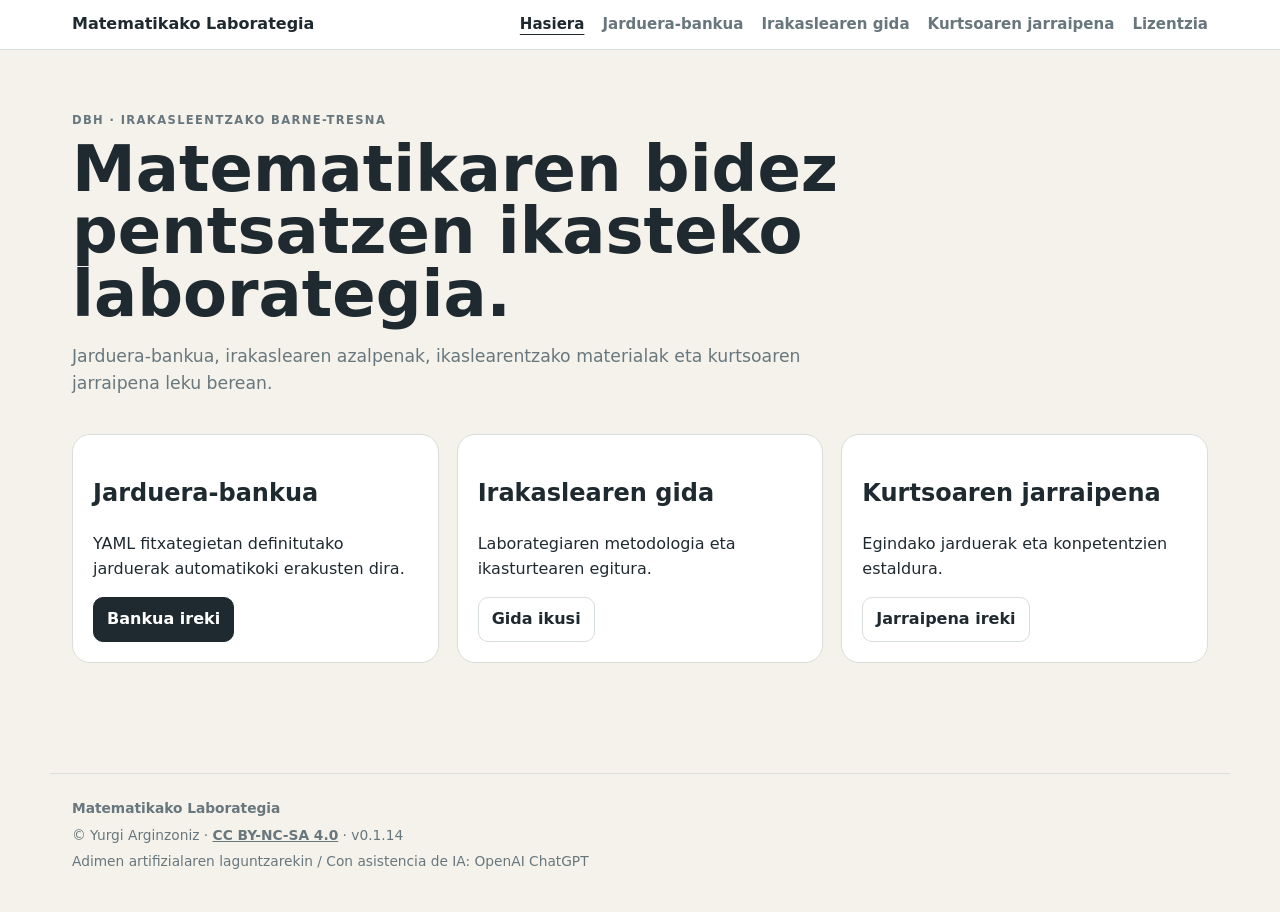
<file: index.html>
<!doctype html><html lang="eu"><head><meta charset="utf-8"><meta name="viewport" content="width=device-width,initial-scale=1">
<title>Matematikako Laborategia</title><link rel="stylesheet" href="css/style.css"></head><body>
<div id="siteNav"></div><main>
<section class="hero"><div class="eyebrow">DBH · Irakasleentzako barne-tresna</div>
<h1>Matematikaren bidez pentsatzen ikasteko laborategia.</h1>
<p>Jarduera-bankua, irakaslearen azalpenak, ikaslearentzako materialak eta kurtsoaren jarraipena leku berean.</p></section>
<div class="grid"><div class="card span-4"><h2>Jarduera-bankua</h2><p>YAML fitxategietan definitutako jarduerak automatikoki erakusten dira.</p><a class="button" href="bankua.html">Bankua ireki</a></div>
<div class="card span-4"><h2>Irakaslearen gida</h2><p>Laborategiaren metodologia eta ikasturtearen egitura.</p><a class="button secondary" href="gida.html">Gida ikusi</a></div>
<div class="card span-4"><h2>Kurtsoaren jarraipena</h2><p>Egindako jarduerak eta konpetentzien estaldura.</p><a class="button secondary" href="jarraipena.html">Jarraipena ireki</a></div></div></main><div id="siteFooter"></div>
<script src="data/actividades.js"></script><script src="data/site-config.js"></script><script src="js/app.js"></script>
<script>initShell("home");</script></body></html>
</file>
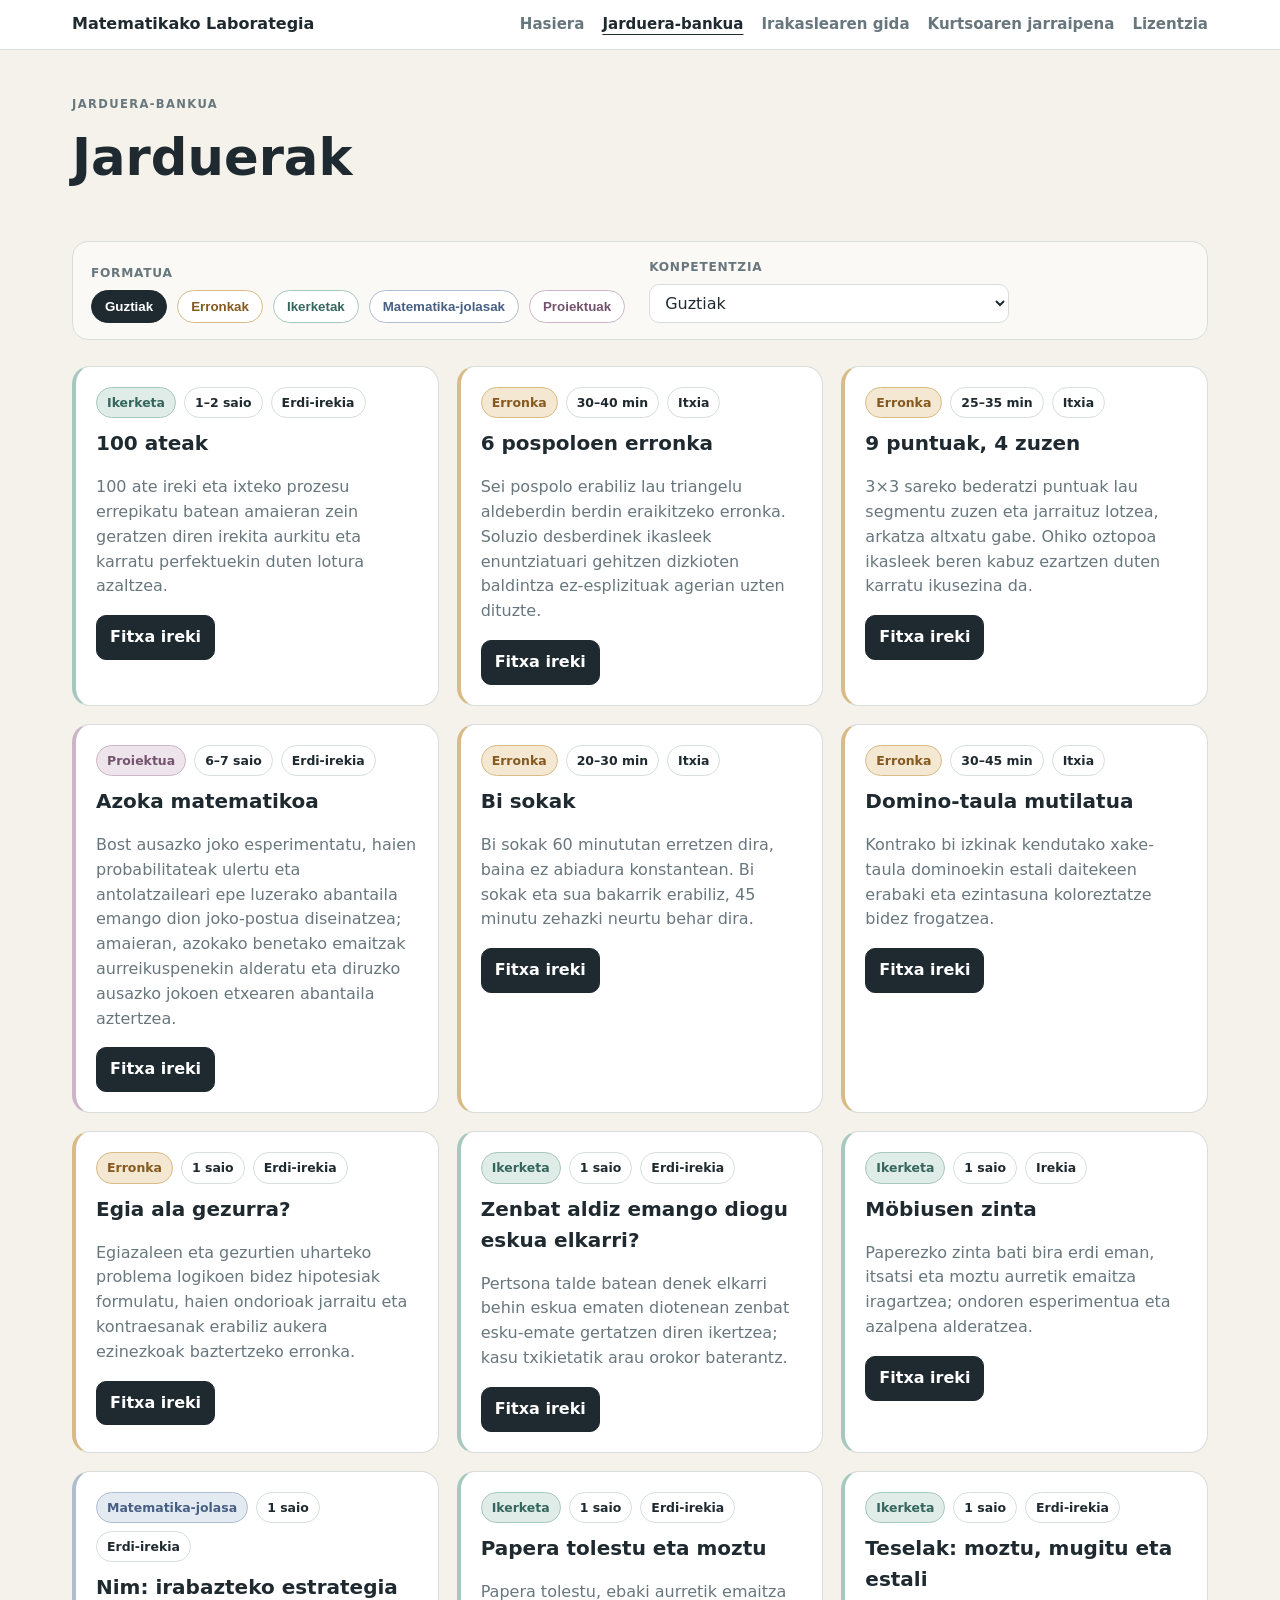
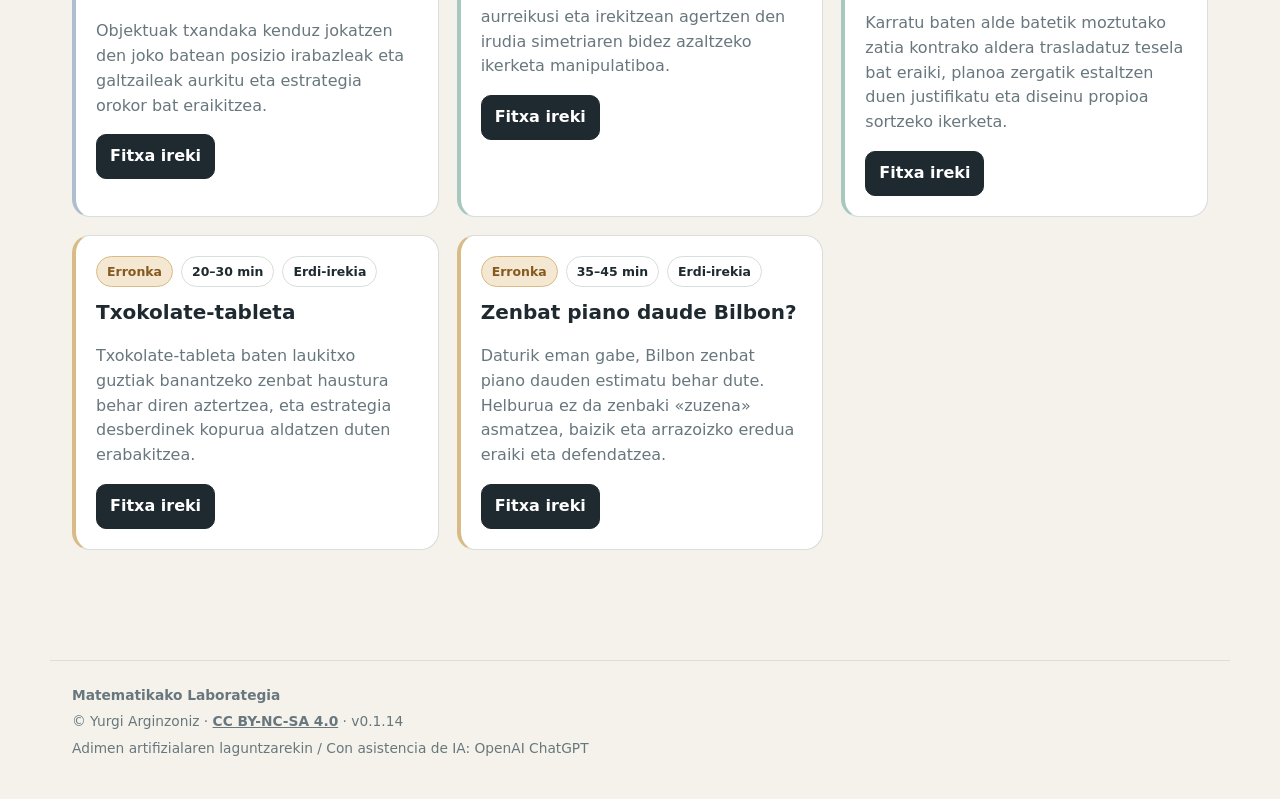
<file: bankua.html>
<!doctype html><html lang="eu"><head><meta charset="utf-8"><meta name="viewport" content="width=device-width,initial-scale=1">
<title>Jarduera-bankua</title><link rel="stylesheet" href="css/style.css"></head><body>
<div id="siteNav"></div><main><div class="page-head"><div><div class="eyebrow">Jarduera-bankua</div><h1>Jarduerak</h1></div></div>
<div class="bank-filters" aria-label="Jarduera-iragazkiak">
  <div class="filter-block">
    <span class="filter-label">Formatua</span>
    <div class="filters format-filters">
      <button class="active" data-type-filter="all">Guztiak</button>
      <button class="filter-erronka" data-type-filter="Erronka">Erronkak</button>
      <button class="filter-ikerketa" data-type-filter="Ikerketa">Ikerketak</button>
      <button class="filter-jolasa" data-type-filter="Matematika-jolasa">Matematika-jolasak</button>
      <button class="filter-proiektua" data-type-filter="Proiektua">Proiektuak</button>
    </div>
  </div>
  <div class="filter-block competence-filter-block">
    <label class="filter-label" for="competenceFilter">Konpetentzia</label>
    <select id="competenceFilter" class="competence-filter">
      <option value="all">Guztiak</option>
      <option value="1.1">1.1 · Problema ulertzea</option>
      <option value="1.2">1.2 · Ebazpen-estrategiak</option>
      <option value="2.1">2.1 · Tresna digitalak</option>
      <option value="2.2">2.2 · Irudikapen matematikoak</option>
      <option value="3.1">3.1 · Patroiak eta erlazioak</option>
      <option value="3.2">3.2 · Aieruak eta egiaztapena</option>
      <option value="4.1">4.1 · Egitura matematikoa</option>
      <option value="4.2">4.2 · Komunikazio matematikoa</option>
      <option value="5.1">5.1 · Iraunkortasuna eta autorregulazioa</option>
      <option value="5.2">5.2 · Lankidetza</option>
      <option value="5.3">5.3 · Matematika eta testuingurua</option>
    </select>
  </div>
</div>
<div id="bankRoot" class="activity-list"></div></main><div id="siteFooter"></div>
<script src="data/actividades.js"></script><script src="data/site-config.js"></script><script src="js/app.js"></script><script>renderBank();</script>
<script>initShell("bank");</script></body></html>
</file>
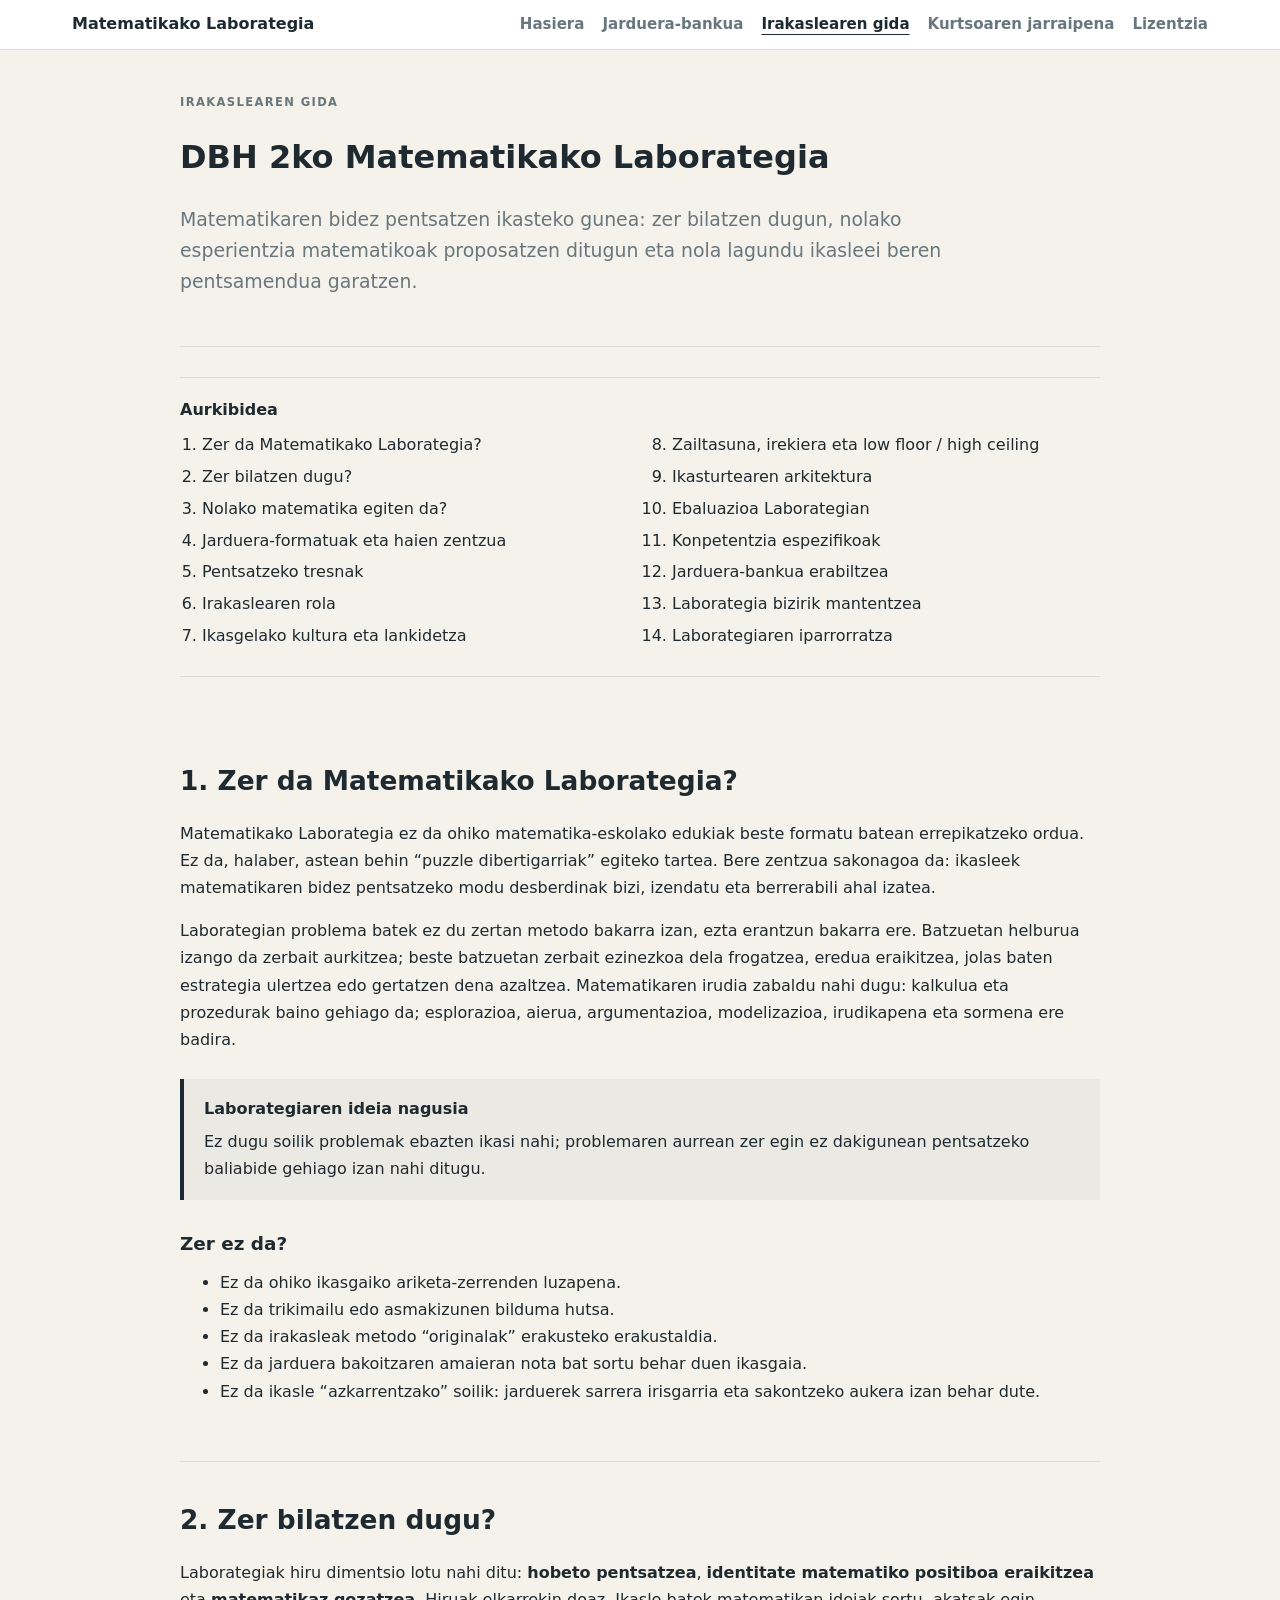
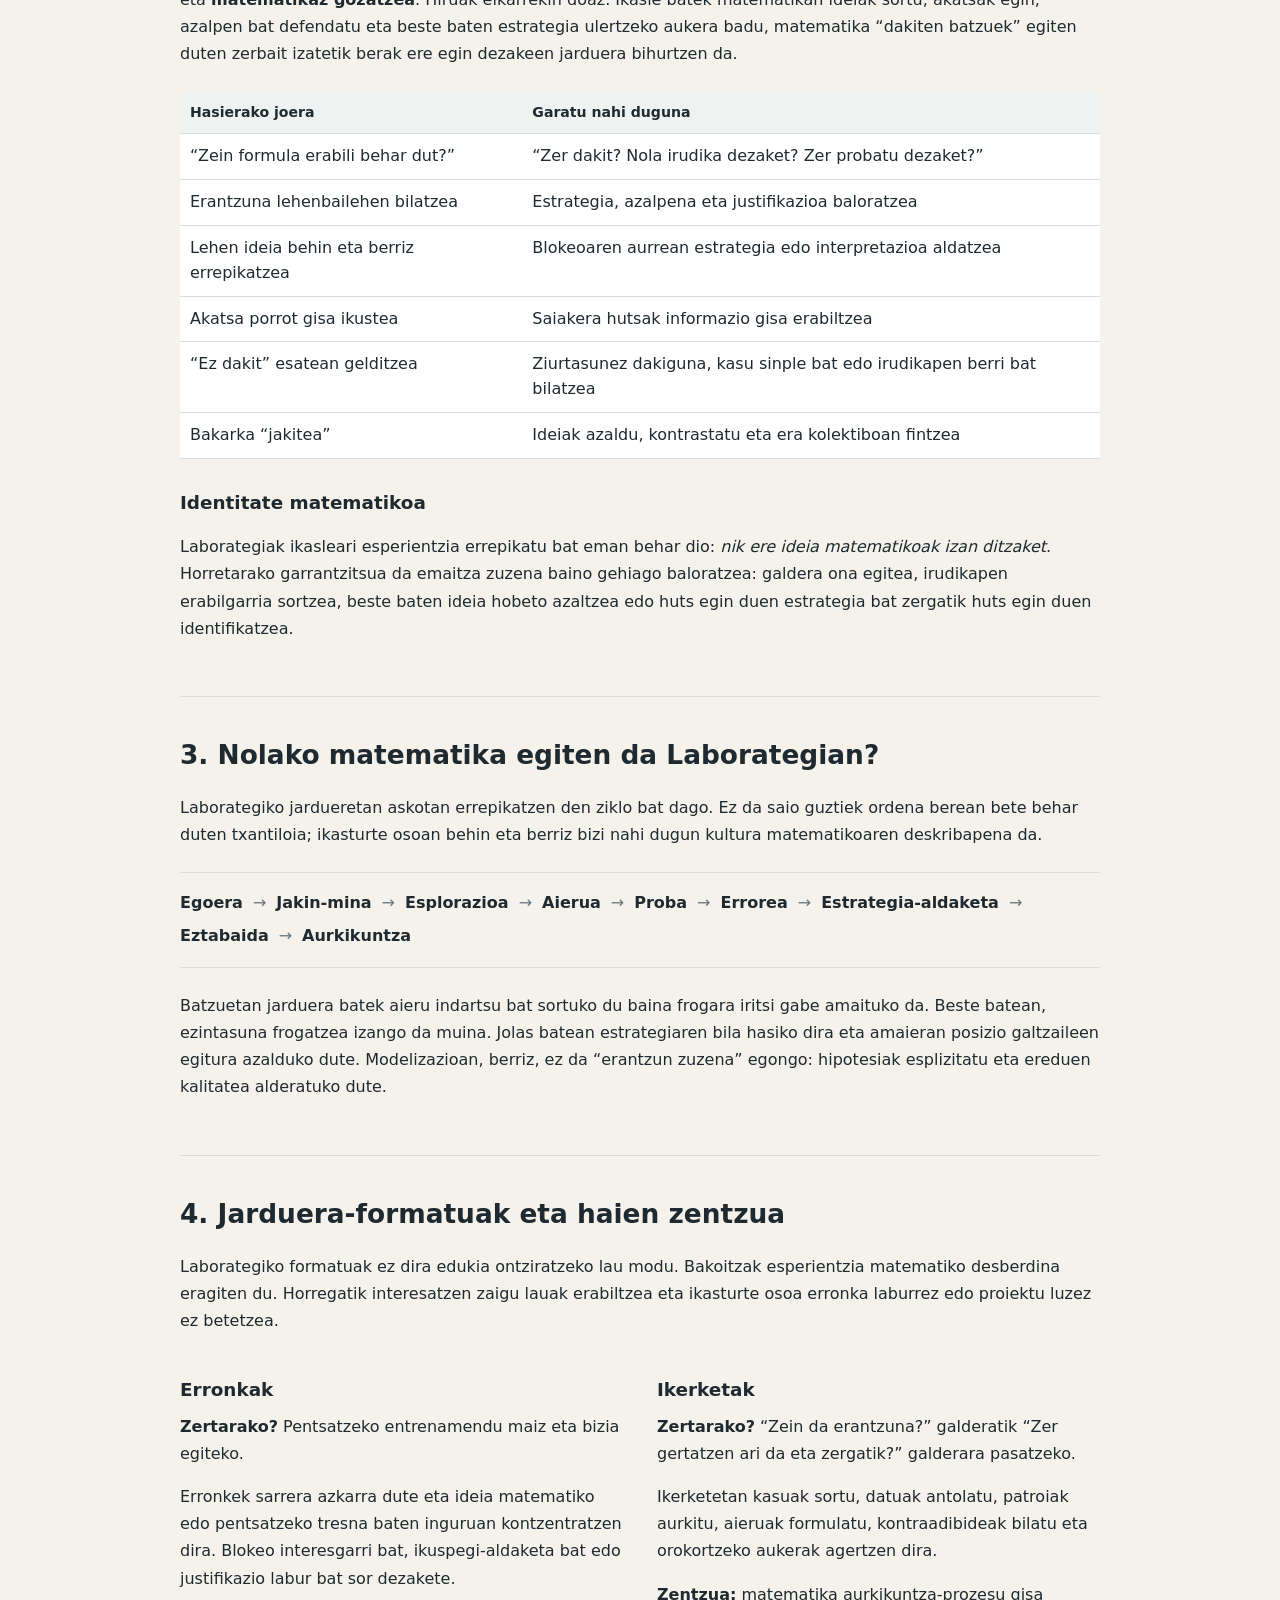
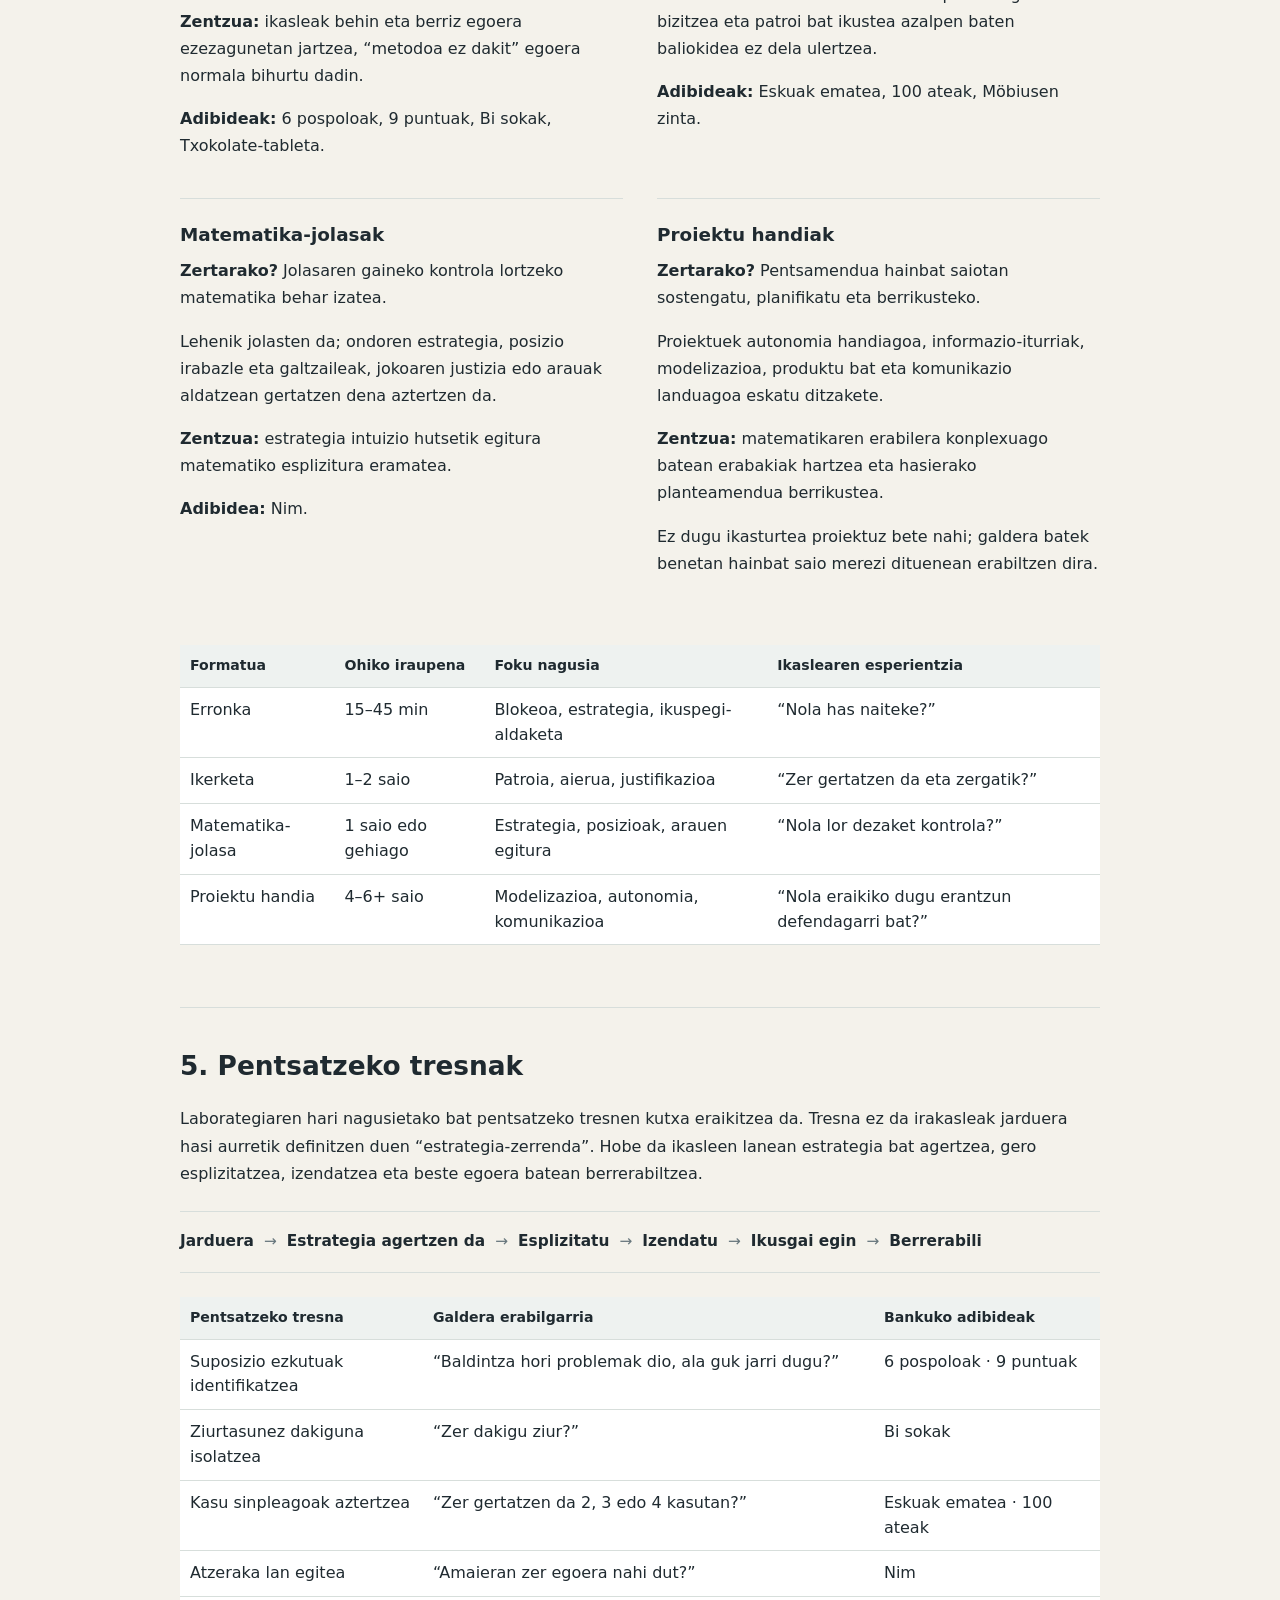
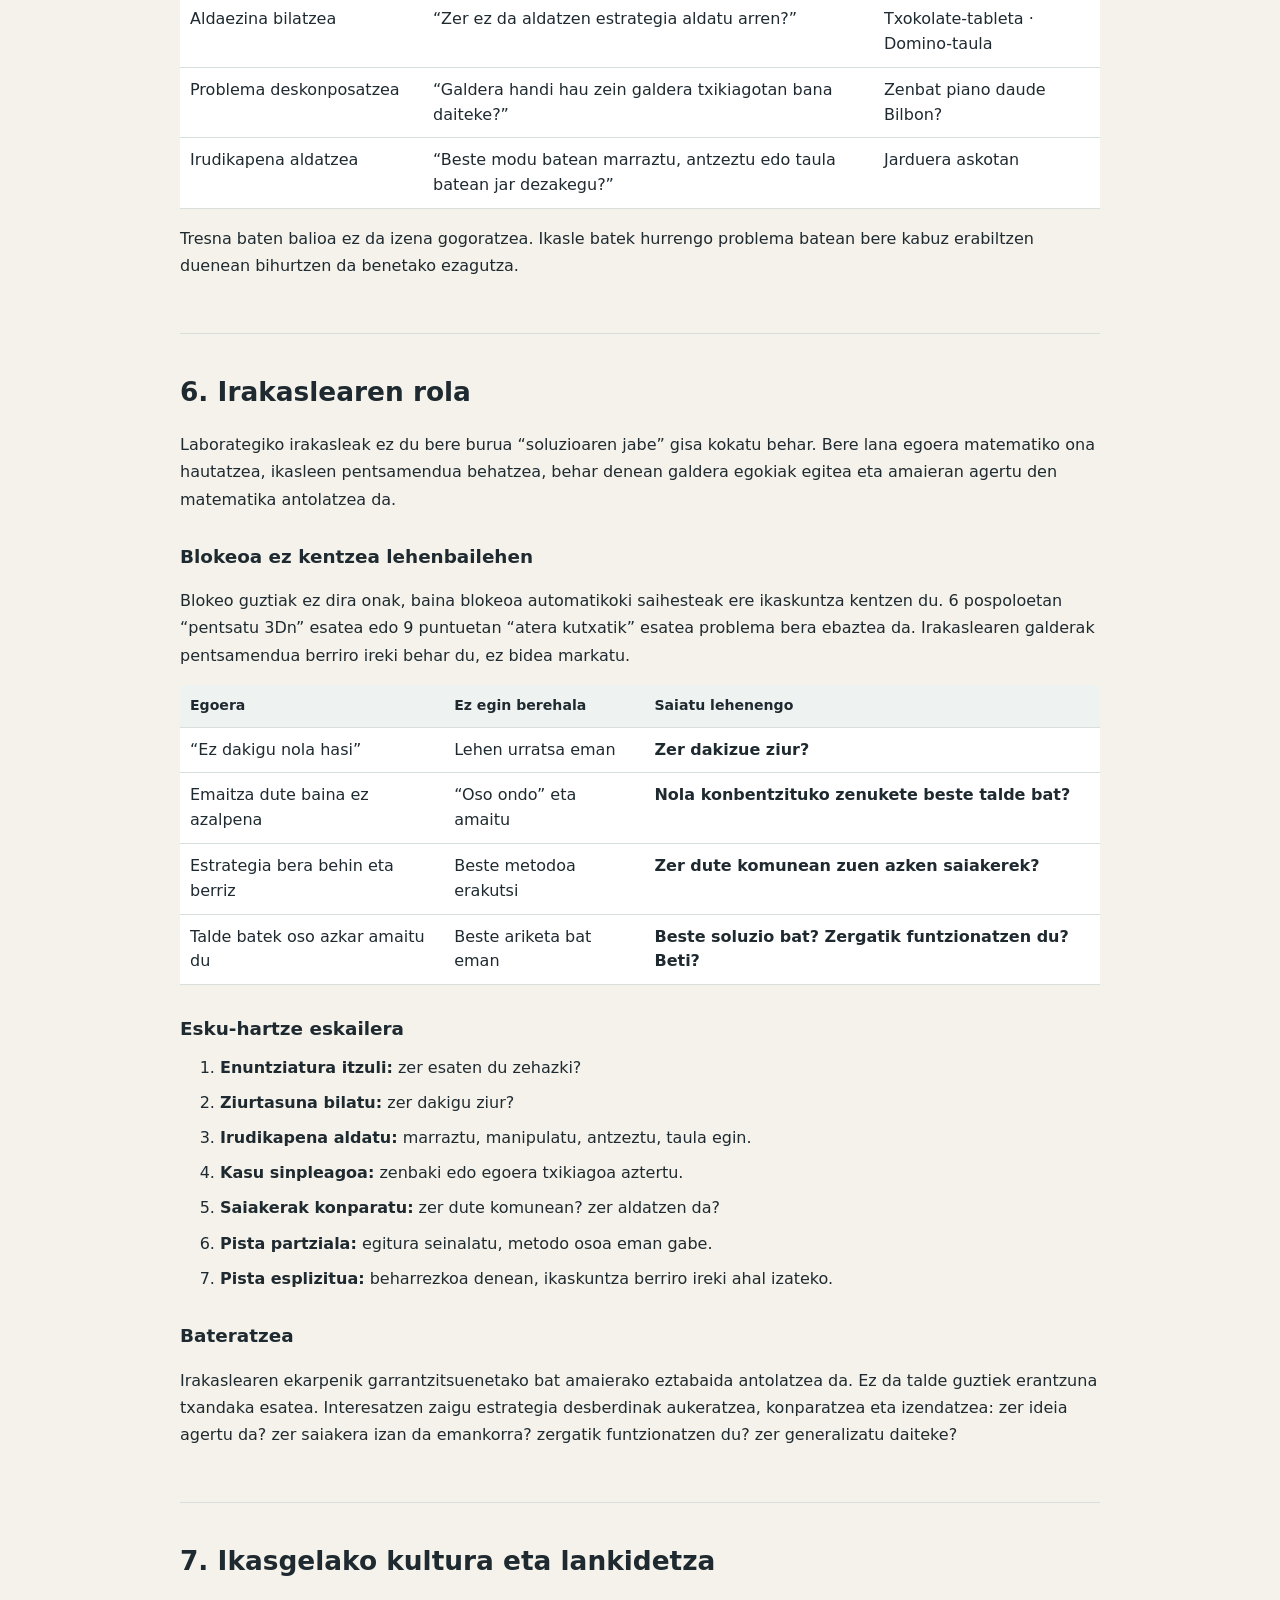
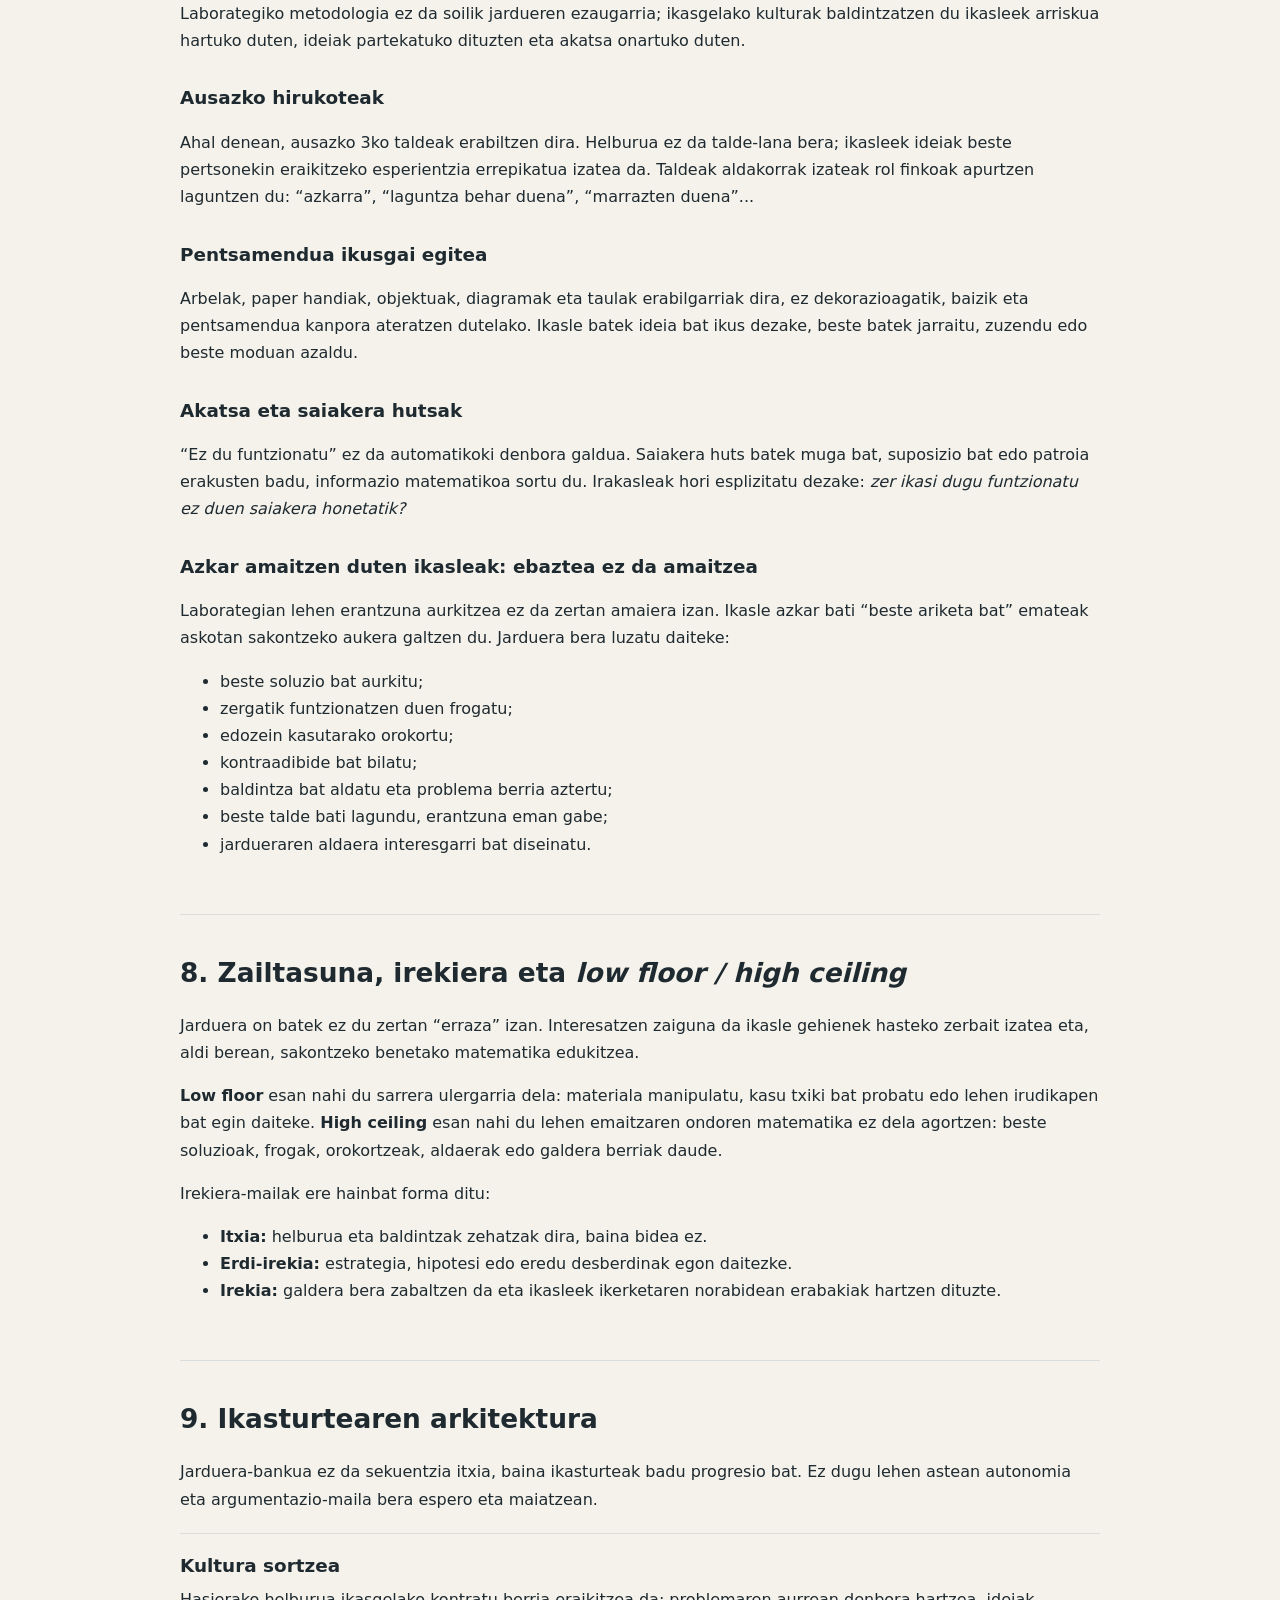
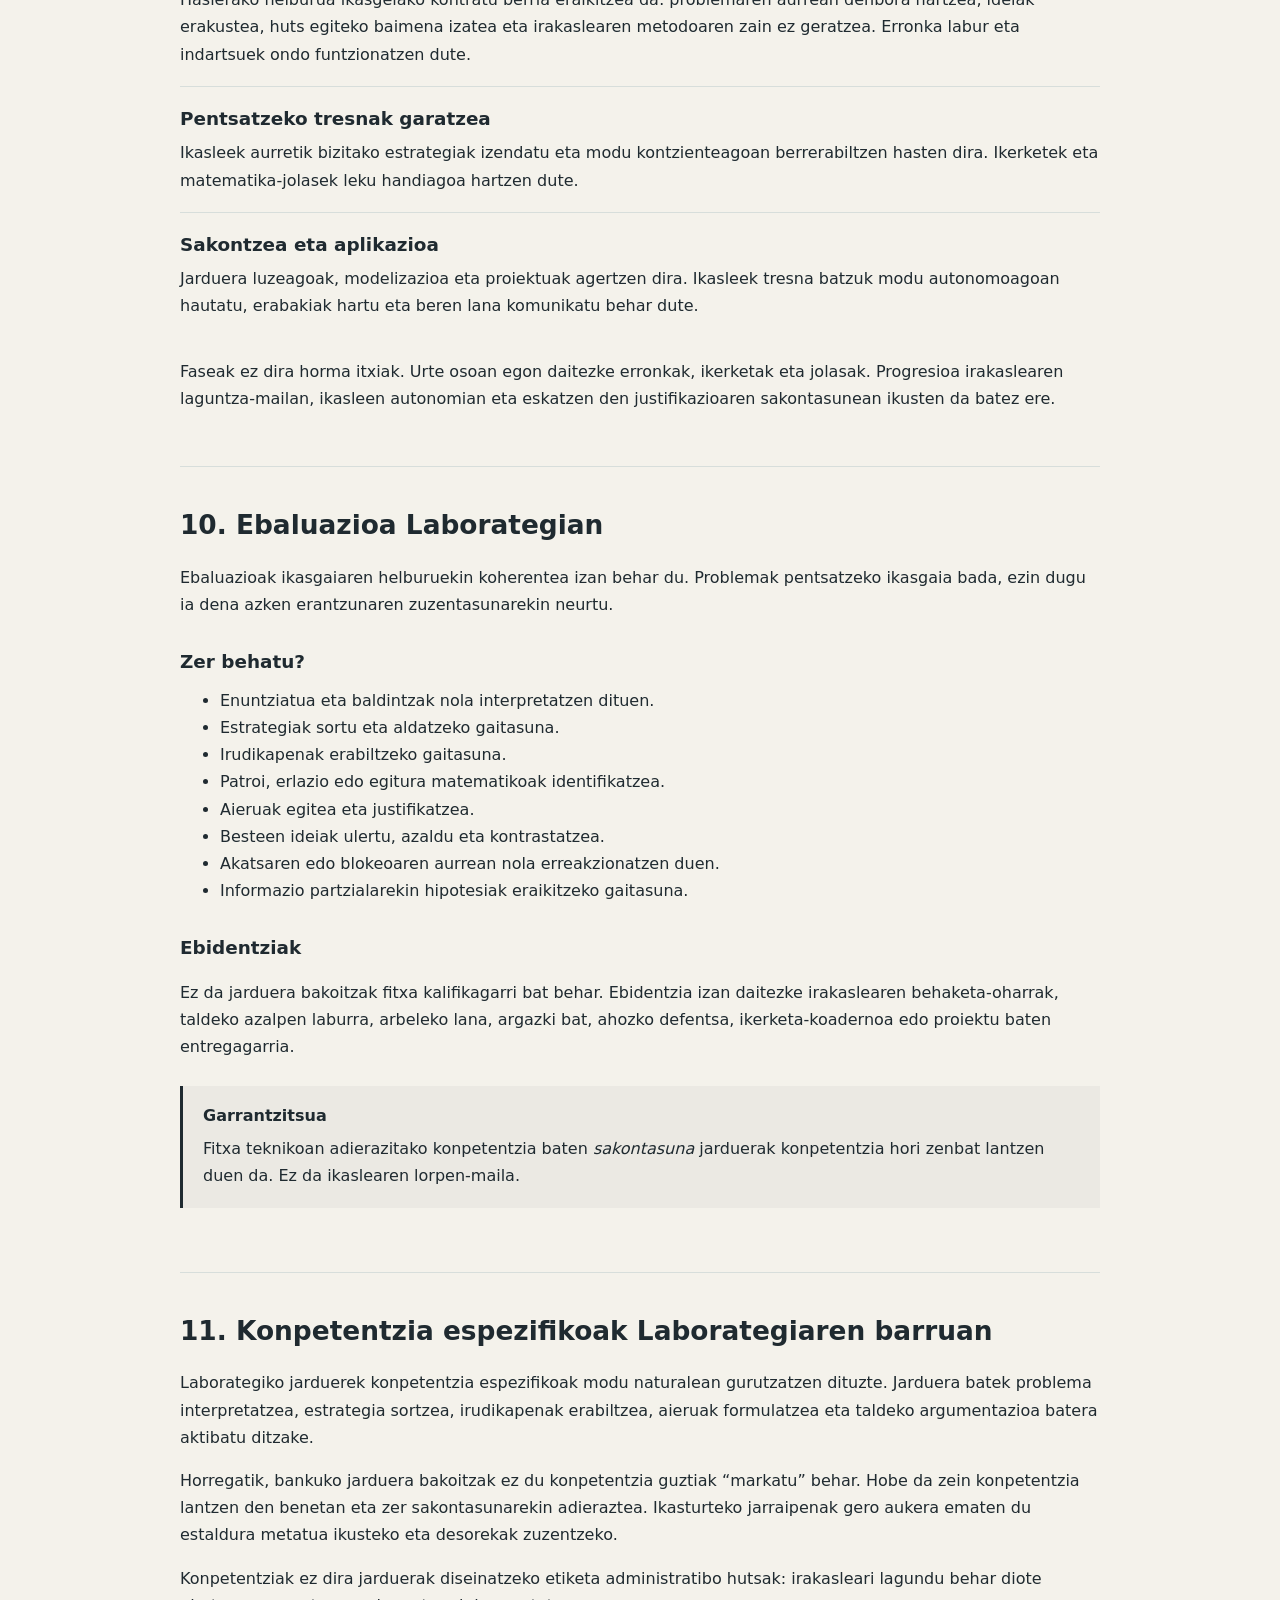
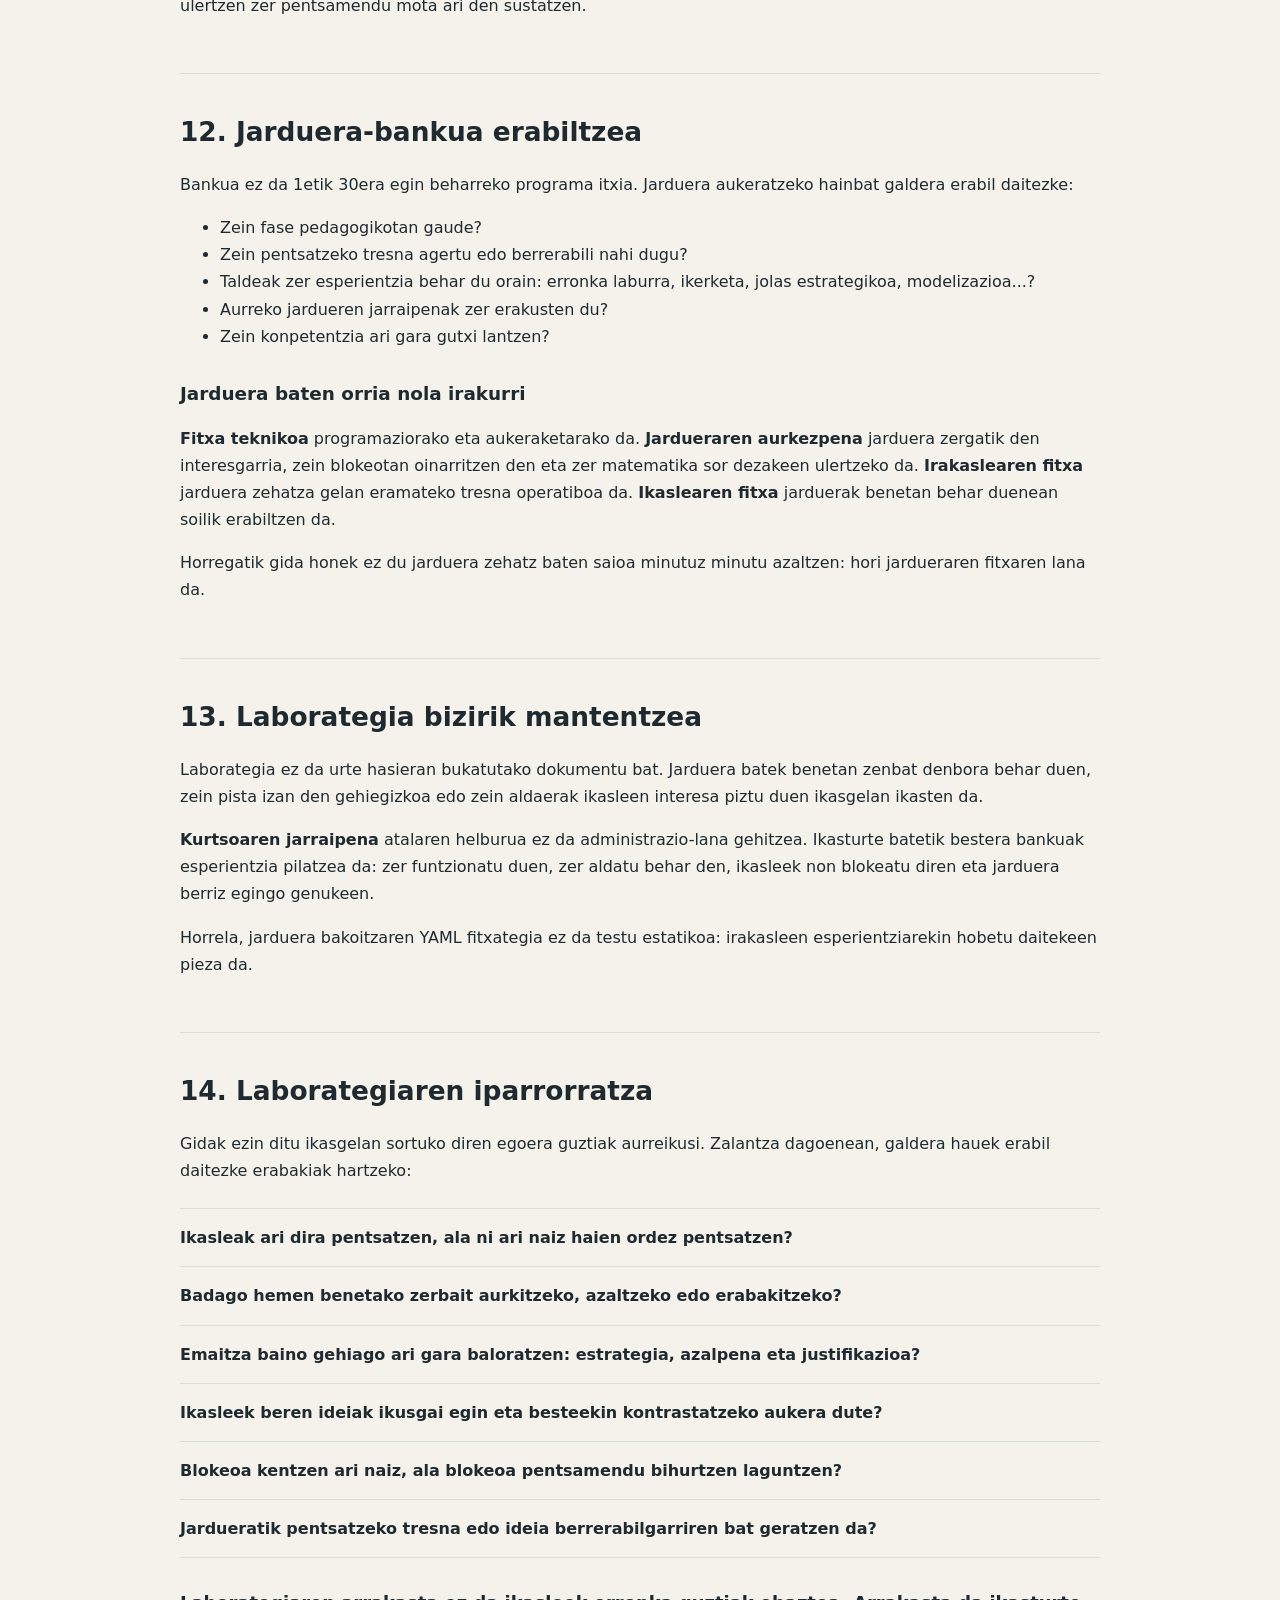
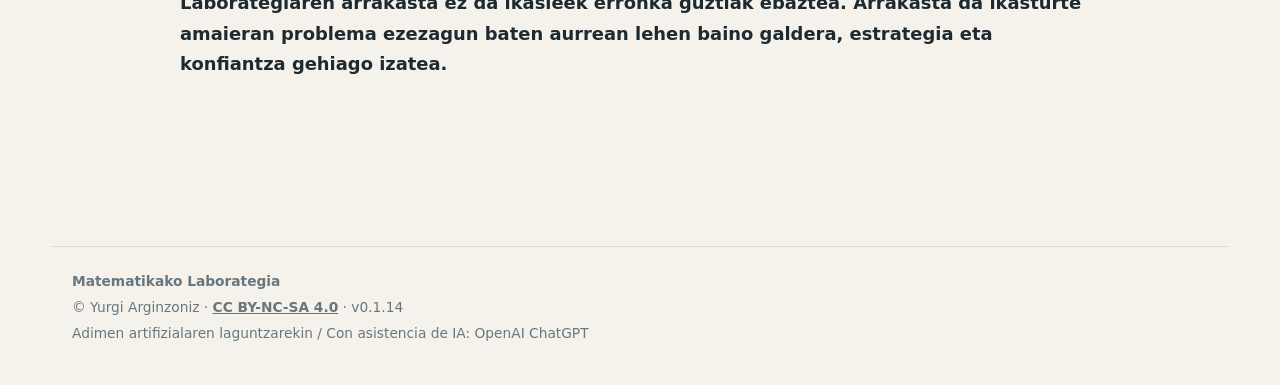
<file: gida.html>
<!doctype html><html lang="eu"><head><meta charset="utf-8"><meta name="viewport" content="width=device-width,initial-scale=1">
<title>Irakaslearen gida</title><link rel="stylesheet" href="css/style.css"></head><body>
<div id="siteNav"></div><main>
<div class="guide-page">
  <header class="guide-header">
    <div class="eyebrow">Irakaslearen gida</div>
    <h1>DBH 2ko Matematikako Laborategia</h1>
    <p class="guide-lead">Matematikaren bidez pentsatzen ikasteko gunea: zer bilatzen dugun, nolako esperientzia matematikoak proposatzen ditugun eta nola lagundu ikasleei beren pentsamendua garatzen.</p>
  </header>

  <nav class="guide-toc" aria-label="Gidaren aurkibidea">
    <strong>Aurkibidea</strong>
    <ol>
      <li><a href="#zer-da">Zer da Matematikako Laborategia?</a></li>
      <li><a href="#zer-bilatzen-dugu">Zer bilatzen dugu?</a></li>
      <li><a href="#nolako-matematika">Nolako matematika egiten da?</a></li>
      <li><a href="#formatuak">Jarduera-formatuak eta haien zentzua</a></li>
      <li><a href="#tresnak">Pentsatzeko tresnak</a></li>
      <li><a href="#irakaslearen-rola">Irakaslearen rola</a></li>
      <li><a href="#kultura">Ikasgelako kultura eta lankidetza</a></li>
      <li><a href="#zailtasuna">Zailtasuna, irekiera eta low floor / high ceiling</a></li>
      <li><a href="#arkitektura">Ikasturtearen arkitektura</a></li>
      <li><a href="#ebaluazioa">Ebaluazioa Laborategian</a></li>
      <li><a href="#konpetentziak">Konpetentzia espezifikoak</a></li>
      <li><a href="#bankua">Jarduera-bankua erabiltzea</a></li>
      <li><a href="#jarraipena">Laborategia bizirik mantentzea</a></li>
      <li><a href="#iparrorratza">Laborategiaren iparrorratza</a></li>
    </ol>
  </nav>

  <section id="zer-da" class="guide-section">
    <h2>1. Zer da Matematikako Laborategia?</h2>
    <p>Matematikako Laborategia ez da ohiko matematika-eskolako edukiak beste formatu batean errepikatzeko ordua. Ez da, halaber, astean behin “puzzle dibertigarriak” egiteko tartea. Bere zentzua sakonagoa da: ikasleek matematikaren bidez pentsatzeko modu desberdinak bizi, izendatu eta berrerabili ahal izatea.</p>
    <p>Laborategian problema batek ez du zertan metodo bakarra izan, ezta erantzun bakarra ere. Batzuetan helburua izango da zerbait aurkitzea; beste batzuetan zerbait ezinezkoa dela frogatzea, eredua eraikitzea, jolas baten estrategia ulertzea edo gertatzen dena azaltzea. Matematikaren irudia zabaldu nahi dugu: kalkulua eta prozedurak baino gehiago da; esplorazioa, aierua, argumentazioa, modelizazioa, irudikapena eta sormena ere badira.</p>
    <aside class="guide-highlight">
      <strong>Laborategiaren ideia nagusia</strong>
      <p>Ez dugu soilik problemak ebazten ikasi nahi; problemaren aurrean zer egin ez dakigunean pentsatzeko baliabide gehiago izan nahi ditugu.</p>
    </aside>

    <h3>Zer ez da?</h3>
    <ul>
      <li>Ez da ohiko ikasgaiko ariketa-zerrenden luzapena.</li>
      <li>Ez da trikimailu edo asmakizunen bilduma hutsa.</li>
      <li>Ez da irakasleak metodo “originalak” erakusteko erakustaldia.</li>
      <li>Ez da jarduera bakoitzaren amaieran nota bat sortu behar duen ikasgaia.</li>
      <li>Ez da ikasle “azkarrentzako” soilik: jarduerek sarrera irisgarria eta sakontzeko aukera izan behar dute.</li>
    </ul>
  </section>

  <section id="zer-bilatzen-dugu" class="guide-section">
    <h2>2. Zer bilatzen dugu?</h2>
    <p>Laborategiak hiru dimentsio lotu nahi ditu: <strong>hobeto pentsatzea</strong>, <strong>identitate matematiko positiboa eraikitzea</strong> eta <strong>matematikaz gozatzea</strong>. Hiruak elkarrekin doaz. Ikasle batek matematikan ideiak sortu, akatsak egin, azalpen bat defendatu eta beste baten estrategia ulertzeko aukera badu, matematika “dakiten batzuek” egiten duten zerbait izatetik berak ere egin dezakeen jarduera bihurtzen da.</p>

    <div class="guide-comparison">
      <table>
        <thead><tr><th>Hasierako joera</th><th>Garatu nahi duguna</th></tr></thead>
        <tbody>
          <tr><td>“Zein formula erabili behar dut?”</td><td>“Zer dakit? Nola irudika dezaket? Zer probatu dezaket?”</td></tr>
          <tr><td>Erantzuna lehenbailehen bilatzea</td><td>Estrategia, azalpena eta justifikazioa baloratzea</td></tr>
          <tr><td>Lehen ideia behin eta berriz errepikatzea</td><td>Blokeoaren aurrean estrategia edo interpretazioa aldatzea</td></tr>
          <tr><td>Akatsa porrot gisa ikustea</td><td>Saiakera hutsak informazio gisa erabiltzea</td></tr>
          <tr><td>“Ez dakit” esatean gelditzea</td><td>Ziurtasunez dakiguna, kasu sinple bat edo irudikapen berri bat bilatzea</td></tr>
          <tr><td>Bakarka “jakitea”</td><td>Ideiak azaldu, kontrastatu eta era kolektiboan fintzea</td></tr>
        </tbody>
      </table>
    </div>

    <h3>Identitate matematikoa</h3>
    <p>Laborategiak ikasleari esperientzia errepikatu bat eman behar dio: <em>nik ere ideia matematikoak izan ditzaket</em>. Horretarako garrantzitsua da emaitza zuzena baino gehiago baloratzea: galdera ona egitea, irudikapen erabilgarria sortzea, beste baten ideia hobeto azaltzea edo huts egin duen estrategia bat zergatik huts egin duen identifikatzea.</p>
  </section>

  <section id="nolako-matematika" class="guide-section">
    <h2>3. Nolako matematika egiten da Laborategian?</h2>
    <p>Laborategiko jardueretan askotan errepikatzen den ziklo bat dago. Ez da saio guztiek ordena berean bete behar duten txantiloia; ikasturte osoan behin eta berriz bizi nahi dugun kultura matematikoaren deskribapena da.</p>

    <div class="guide-flow" aria-label="Laborategiko pentsamendu-zikloa">
      <span>Egoera</span><b>→</b>
      <span>Jakin-mina</span><b>→</b>
      <span>Esplorazioa</span><b>→</b>
      <span>Aierua</span><b>→</b>
      <span>Proba</span><b>→</b>
      <span>Errorea</span><b>→</b>
      <span>Estrategia-aldaketa</span><b>→</b>
      <span>Eztabaida</span><b>→</b>
      <span>Aurkikuntza</span>
    </div>

    <p>Batzuetan jarduera batek aieru indartsu bat sortuko du baina frogara iritsi gabe amaituko da. Beste batean, ezintasuna frogatzea izango da muina. Jolas batean estrategiaren bila hasiko dira eta amaieran posizio galtzaileen egitura azalduko dute. Modelizazioan, berriz, ez da “erantzun zuzena” egongo: hipotesiak esplizitatu eta ereduen kalitatea alderatuko dute.</p>
  </section>

  <section id="formatuak" class="guide-section">
    <h2>4. Jarduera-formatuak eta haien zentzua</h2>
    <p>Laborategiko formatuak ez dira edukia ontziratzeko lau modu. Bakoitzak esperientzia matematiko desberdina eragiten du. Horregatik interesatzen zaigu lauak erabiltzea eta ikasturte osoa erronka laburrez edo proiektu luzez ez betetzea.</p>

    <div class="guide-format-grid">
      <article>
        <h3>Erronkak</h3>
        <p class="guide-purpose"><strong>Zertarako?</strong> Pentsatzeko entrenamendu maiz eta bizia egiteko.</p>
        <p>Erronkek sarrera azkarra dute eta ideia matematiko edo pentsatzeko tresna baten inguruan kontzentratzen dira. Blokeo interesgarri bat, ikuspegi-aldaketa bat edo justifikazio labur bat sor dezakete.</p>
        <p><strong>Zentzua:</strong> ikasleak behin eta berriz egoera ezezagunetan jartzea, “metodoa ez dakit” egoera normala bihurtu dadin.</p>
        <p><strong>Adibideak:</strong> 6 pospoloak, 9 puntuak, Bi sokak, Txokolate-tableta.</p>
      </article>

      <article>
        <h3>Ikerketak</h3>
        <p class="guide-purpose"><strong>Zertarako?</strong> “Zein da erantzuna?” galderatik “Zer gertatzen ari da eta zergatik?” galderara pasatzeko.</p>
        <p>Ikerketetan kasuak sortu, datuak antolatu, patroiak aurkitu, aieruak formulatu, kontraadibideak bilatu eta orokortzeko aukerak agertzen dira.</p>
        <p><strong>Zentzua:</strong> matematika aurkikuntza-prozesu gisa bizitzea eta patroi bat ikustea azalpen baten baliokidea ez dela ulertzea.</p>
        <p><strong>Adibideak:</strong> Eskuak ematea, 100 ateak, Möbiusen zinta.</p>
      </article>

      <article>
        <h3>Matematika-jolasak</h3>
        <p class="guide-purpose"><strong>Zertarako?</strong> Jolasaren gaineko kontrola lortzeko matematika behar izatea.</p>
        <p>Lehenik jolasten da; ondoren estrategia, posizio irabazle eta galtzaileak, jokoaren justizia edo arauak aldatzean gertatzen dena aztertzen da.</p>
        <p><strong>Zentzua:</strong> estrategia intuizio hutsetik egitura matematiko esplizitura eramatea.</p>
        <p><strong>Adibidea:</strong> Nim.</p>
      </article>

      <article>
        <h3>Proiektu handiak</h3>
        <p class="guide-purpose"><strong>Zertarako?</strong> Pentsamendua hainbat saiotan sostengatu, planifikatu eta berrikusteko.</p>
        <p>Proiektuek autonomia handiagoa, informazio-iturriak, modelizazioa, produktu bat eta komunikazio landuagoa eskatu ditzakete.</p>
        <p><strong>Zentzua:</strong> matematikaren erabilera konplexuago batean erabakiak hartzea eta hasierako planteamendua berrikustea.</p>
        <p>Ez dugu ikasturtea proiektuz bete nahi; galdera batek benetan hainbat saio merezi dituenean erabiltzen dira.</p>
      </article>
    </div>

    <div class="guide-comparison">
      <table>
        <thead><tr><th>Formatua</th><th>Ohiko iraupena</th><th>Foku nagusia</th><th>Ikaslearen esperientzia</th></tr></thead>
        <tbody>
          <tr><td>Erronka</td><td>15–45 min</td><td>Blokeoa, estrategia, ikuspegi-aldaketa</td><td>“Nola has naiteke?”</td></tr>
          <tr><td>Ikerketa</td><td>1–2 saio</td><td>Patroia, aierua, justifikazioa</td><td>“Zer gertatzen da eta zergatik?”</td></tr>
          <tr><td>Matematika-jolasa</td><td>1 saio edo gehiago</td><td>Estrategia, posizioak, arauen egitura</td><td>“Nola lor dezaket kontrola?”</td></tr>
          <tr><td>Proiektu handia</td><td>4–6+ saio</td><td>Modelizazioa, autonomia, komunikazioa</td><td>“Nola eraikiko dugu erantzun defendagarri bat?”</td></tr>
        </tbody>
      </table>
    </div>
  </section>

  <section id="tresnak" class="guide-section">
    <h2>5. Pentsatzeko tresnak</h2>
    <p>Laborategiaren hari nagusietako bat pentsatzeko tresnen kutxa eraikitzea da. Tresna ez da irakasleak jarduera hasi aurretik definitzen duen “estrategia-zerrenda”. Hobe da ikasleen lanean estrategia bat agertzea, gero esplizitatzea, izendatzea eta beste egoera batean berrerabiltzea.</p>

    <div class="guide-flow compact">
      <span>Jarduera</span><b>→</b><span>Estrategia agertzen da</span><b>→</b><span>Esplizitatu</span><b>→</b><span>Izendatu</span><b>→</b><span>Ikusgai egin</span><b>→</b><span>Berrerabili</span>
    </div>

    <table>
      <thead><tr><th>Pentsatzeko tresna</th><th>Galdera erabilgarria</th><th>Bankuko adibideak</th></tr></thead>
      <tbody>
        <tr><td>Suposizio ezkutuak identifikatzea</td><td>“Baldintza hori problemak dio, ala guk jarri dugu?”</td><td>6 pospoloak · 9 puntuak</td></tr>
        <tr><td>Ziurtasunez dakiguna isolatzea</td><td>“Zer dakigu ziur?”</td><td>Bi sokak</td></tr>
        <tr><td>Kasu sinpleagoak aztertzea</td><td>“Zer gertatzen da 2, 3 edo 4 kasutan?”</td><td>Eskuak ematea · 100 ateak</td></tr>
        <tr><td>Atzeraka lan egitea</td><td>“Amaieran zer egoera nahi dut?”</td><td>Nim</td></tr>
        <tr><td>Aldaezina bilatzea</td><td>“Zer ez da aldatzen estrategia aldatu arren?”</td><td>Txokolate-tableta · Domino-taula</td></tr>
        <tr><td>Problema deskonposatzea</td><td>“Galdera handi hau zein galdera txikiagotan bana daiteke?”</td><td>Zenbat piano daude Bilbon?</td></tr>
        <tr><td>Irudikapena aldatzea</td><td>“Beste modu batean marraztu, antzeztu edo taula batean jar dezakegu?”</td><td>Jarduera askotan</td></tr>
      </tbody>
    </table>

    <p>Tresna baten balioa ez da izena gogoratzea. Ikasle batek hurrengo problema batean bere kabuz erabiltzen duenean bihurtzen da benetako ezagutza.</p>
  </section>

  <section id="irakaslearen-rola" class="guide-section">
    <h2>6. Irakaslearen rola</h2>
    <p>Laborategiko irakasleak ez du bere burua “soluzioaren jabe” gisa kokatu behar. Bere lana egoera matematiko ona hautatzea, ikasleen pentsamendua behatzea, behar denean galdera egokiak egitea eta amaieran agertu den matematika antolatzea da.</p>

    <h3>Blokeoa ez kentzea lehenbailehen</h3>
    <p>Blokeo guztiak ez dira onak, baina blokeoa automatikoki saihesteak ere ikaskuntza kentzen du. 6 pospoloetan “pentsatu 3Dn” esatea edo 9 puntuetan “atera kutxatik” esatea problema bera ebaztea da. Irakaslearen galderak pentsamendua berriro ireki behar du, ez bidea markatu.</p>

    <table>
      <thead><tr><th>Egoera</th><th>Ez egin berehala</th><th>Saiatu lehenengo</th></tr></thead>
      <tbody>
        <tr><td>“Ez dakigu nola hasi”</td><td>Lehen urratsa eman</td><td><strong>Zer dakizue ziur?</strong></td></tr>
        <tr><td>Emaitza dute baina ez azalpena</td><td>“Oso ondo” eta amaitu</td><td><strong>Nola konbentzituko zenukete beste talde bat?</strong></td></tr>
        <tr><td>Estrategia bera behin eta berriz</td><td>Beste metodoa erakutsi</td><td><strong>Zer dute komunean zuen azken saiakerek?</strong></td></tr>
        <tr><td>Talde batek oso azkar amaitu du</td><td>Beste ariketa bat eman</td><td><strong>Beste soluzio bat? Zergatik funtzionatzen du? Beti?</strong></td></tr>
      </tbody>
    </table>

    <h3>Esku-hartze eskailera</h3>
    <ol class="guide-steps">
      <li><strong>Enuntziatura itzuli:</strong> zer esaten du zehazki?</li>
      <li><strong>Ziurtasuna bilatu:</strong> zer dakigu ziur?</li>
      <li><strong>Irudikapena aldatu:</strong> marraztu, manipulatu, antzeztu, taula egin.</li>
      <li><strong>Kasu sinpleagoa:</strong> zenbaki edo egoera txikiagoa aztertu.</li>
      <li><strong>Saiakerak konparatu:</strong> zer dute komunean? zer aldatzen da?</li>
      <li><strong>Pista partziala:</strong> egitura seinalatu, metodo osoa eman gabe.</li>
      <li><strong>Pista esplizitua:</strong> beharrezkoa denean, ikaskuntza berriro ireki ahal izateko.</li>
    </ol>

    <h3>Bateratzea</h3>
    <p>Irakaslearen ekarpenik garrantzitsuenetako bat amaierako eztabaida antolatzea da. Ez da talde guztiek erantzuna txandaka esatea. Interesatzen zaigu estrategia desberdinak aukeratzea, konparatzea eta izendatzea: zer ideia agertu da? zer saiakera izan da emankorra? zergatik funtzionatzen du? zer generalizatu daiteke?</p>
  </section>

  <section id="kultura" class="guide-section">
    <h2>7. Ikasgelako kultura eta lankidetza</h2>
    <p>Laborategiko metodologia ez da soilik jardueren ezaugarria; ikasgelako kulturak baldintzatzen du ikasleek arriskua hartuko duten, ideiak partekatuko dituzten eta akatsa onartuko duten.</p>

    <h3>Ausazko hirukoteak</h3>
    <p>Ahal denean, ausazko 3ko taldeak erabiltzen dira. Helburua ez da talde-lana bera; ikasleek ideiak beste pertsonekin eraikitzeko esperientzia errepikatua izatea da. Taldeak aldakorrak izateak rol finkoak apurtzen laguntzen du: “azkarra”, “laguntza behar duena”, “marrazten duena”...</p>

    <h3>Pentsamendua ikusgai egitea</h3>
    <p>Arbelak, paper handiak, objektuak, diagramak eta taulak erabilgarriak dira, ez dekorazioagatik, baizik eta pentsamendua kanpora ateratzen dutelako. Ikasle batek ideia bat ikus dezake, beste batek jarraitu, zuzendu edo beste moduan azaldu.</p>

    <h3>Akatsa eta saiakera hutsak</h3>
    <p>“Ez du funtzionatu” ez da automatikoki denbora galdua. Saiakera huts batek muga bat, suposizio bat edo patroia erakusten badu, informazio matematikoa sortu du. Irakasleak hori esplizitatu dezake: <em>zer ikasi dugu funtzionatu ez duen saiakera honetatik?</em></p>

    <h3>Azkar amaitzen duten ikasleak: ebaztea ez da amaitzea</h3>
    <p>Laborategian lehen erantzuna aurkitzea ez da zertan amaiera izan. Ikasle azkar bati “beste ariketa bat” emateak askotan sakontzeko aukera galtzen du. Jarduera bera luzatu daiteke:</p>
    <ul>
      <li>beste soluzio bat aurkitu;</li>
      <li>zergatik funtzionatzen duen frogatu;</li>
      <li>edozein kasutarako orokortu;</li>
      <li>kontraadibide bat bilatu;</li>
      <li>baldintza bat aldatu eta problema berria aztertu;</li>
      <li>beste talde bati lagundu, erantzuna eman gabe;</li>
      <li>jardueraren aldaera interesgarri bat diseinatu.</li>
    </ul>
  </section>

  <section id="zailtasuna" class="guide-section">
    <h2>8. Zailtasuna, irekiera eta <em>low floor / high ceiling</em></h2>
    <p>Jarduera on batek ez du zertan “erraza” izan. Interesatzen zaiguna da ikasle gehienek hasteko zerbait izatea eta, aldi berean, sakontzeko benetako matematika edukitzea.</p>
    <p><strong>Low floor</strong> esan nahi du sarrera ulergarria dela: materiala manipulatu, kasu txiki bat probatu edo lehen irudikapen bat egin daiteke. <strong>High ceiling</strong> esan nahi du lehen emaitzaren ondoren matematika ez dela agortzen: beste soluzioak, frogak, orokortzeak, aldaerak edo galdera berriak daude.</p>

    <p>Irekiera-mailak ere hainbat forma ditu:</p>
    <ul>
      <li><strong>Itxia:</strong> helburua eta baldintzak zehatzak dira, baina bidea ez.</li>
      <li><strong>Erdi-irekia:</strong> estrategia, hipotesi edo eredu desberdinak egon daitezke.</li>
      <li><strong>Irekia:</strong> galdera bera zabaltzen da eta ikasleek ikerketaren norabidean erabakiak hartzen dituzte.</li>
    </ul>
  </section>

  <section id="arkitektura" class="guide-section">
    <h2>9. Ikasturtearen arkitektura</h2>
    <p>Jarduera-bankua ez da sekuentzia itxia, baina ikasturteak badu progresio bat. Ez dugu lehen astean autonomia eta argumentazio-maila bera espero eta maiatzean.</p>

    <div class="guide-phase-list">
      <article>
        <h3>Kultura sortzea</h3>
        <p>Hasierako helburua ikasgelako kontratu berria eraikitzea da: problemaren aurrean denbora hartzea, ideiak erakustea, huts egiteko baimena izatea eta irakaslearen metodoaren zain ez geratzea. Erronka labur eta indartsuek ondo funtzionatzen dute.</p>
      </article>
      <article>
        <h3>Pentsatzeko tresnak garatzea</h3>
        <p>Ikasleek aurretik bizitako estrategiak izendatu eta modu kontzienteagoan berrerabiltzen hasten dira. Ikerketek eta matematika-jolasek leku handiagoa hartzen dute.</p>
      </article>
      <article>
        <h3>Sakontzea eta aplikazioa</h3>
        <p>Jarduera luzeagoak, modelizazioa eta proiektuak agertzen dira. Ikasleek tresna batzuk modu autonomoagoan hautatu, erabakiak hartu eta beren lana komunikatu behar dute.</p>
      </article>
    </div>

    <p>Faseak ez dira horma itxiak. Urte osoan egon daitezke erronkak, ikerketak eta jolasak. Progresioa irakaslearen laguntza-mailan, ikasleen autonomian eta eskatzen den justifikazioaren sakontasunean ikusten da batez ere.</p>
  </section>

  <section id="ebaluazioa" class="guide-section">
    <h2>10. Ebaluazioa Laborategian</h2>
    <p>Ebaluazioak ikasgaiaren helburuekin koherentea izan behar du. Problemak pentsatzeko ikasgaia bada, ezin dugu ia dena azken erantzunaren zuzentasunarekin neurtu.</p>

    <h3>Zer behatu?</h3>
    <ul>
      <li>Enuntziatua eta baldintzak nola interpretatzen dituen.</li>
      <li>Estrategiak sortu eta aldatzeko gaitasuna.</li>
      <li>Irudikapenak erabiltzeko gaitasuna.</li>
      <li>Patroi, erlazio edo egitura matematikoak identifikatzea.</li>
      <li>Aieruak egitea eta justifikatzea.</li>
      <li>Besteen ideiak ulertu, azaldu eta kontrastatzea.</li>
      <li>Akatsaren edo blokeoaren aurrean nola erreakzionatzen duen.</li>
      <li>Informazio partzialarekin hipotesiak eraikitzeko gaitasuna.</li>
    </ul>

    <h3>Ebidentziak</h3>
    <p>Ez da jarduera bakoitzak fitxa kalifikagarri bat behar. Ebidentzia izan daitezke irakaslearen behaketa-oharrak, taldeko azalpen laburra, arbeleko lana, argazki bat, ahozko defentsa, ikerketa-koadernoa edo proiektu baten entregagarria.</p>

    <aside class="guide-highlight subtle">
      <strong>Garrantzitsua</strong>
      <p>Fitxa teknikoan adierazitako konpetentzia baten <em>sakontasuna</em> jarduerak konpetentzia hori zenbat lantzen duen da. Ez da ikaslearen lorpen-maila.</p>
    </aside>
  </section>

  <section id="konpetentziak" class="guide-section">
    <h2>11. Konpetentzia espezifikoak Laborategiaren barruan</h2>
    <p>Laborategiko jarduerek konpetentzia espezifikoak modu naturalean gurutzatzen dituzte. Jarduera batek problema interpretatzea, estrategia sortzea, irudikapenak erabiltzea, aieruak formulatzea eta taldeko argumentazioa batera aktibatu ditzake.</p>
    <p>Horregatik, bankuko jarduera bakoitzak ez du konpetentzia guztiak “markatu” behar. Hobe da zein konpetentzia lantzen den benetan eta zer sakontasunarekin adieraztea. Ikasturteko jarraipenak gero aukera ematen du estaldura metatua ikusteko eta desorekak zuzentzeko.</p>
    <p>Konpetentziak ez dira jarduerak diseinatzeko etiketa administratibo hutsak: irakasleari lagundu behar diote ulertzen zer pentsamendu mota ari den sustatzen.</p>
  </section>

  <section id="bankua" class="guide-section">
    <h2>12. Jarduera-bankua erabiltzea</h2>
    <p>Bankua ez da 1etik 30era egin beharreko programa itxia. Jarduera aukeratzeko hainbat galdera erabil daitezke:</p>
    <ul>
      <li>Zein fase pedagogikotan gaude?</li>
      <li>Zein pentsatzeko tresna agertu edo berrerabili nahi dugu?</li>
      <li>Taldeak zer esperientzia behar du orain: erronka laburra, ikerketa, jolas estrategikoa, modelizazioa...?</li>
      <li>Aurreko jardueren jarraipenak zer erakusten du?</li>
      <li>Zein konpetentzia ari gara gutxi lantzen?</li>
    </ul>

    <h3>Jarduera baten orria nola irakurri</h3>
    <p><strong>Fitxa teknikoa</strong> programaziorako eta aukeraketarako da. <strong>Jardueraren aurkezpena</strong> jarduera zergatik den interesgarria, zein blokeotan oinarritzen den eta zer matematika sor dezakeen ulertzeko da. <strong>Irakaslearen fitxa</strong> jarduera zehatza gelan eramateko tresna operatiboa da. <strong>Ikaslearen fitxa</strong> jarduerak benetan behar duenean soilik erabiltzen da.</p>
    <p>Horregatik gida honek ez du jarduera zehatz baten saioa minutuz minutu azaltzen: hori jardueraren fitxaren lana da.</p>
  </section>

  <section id="jarraipena" class="guide-section">
    <h2>13. Laborategia bizirik mantentzea</h2>
    <p>Laborategia ez da urte hasieran bukatutako dokumentu bat. Jarduera batek benetan zenbat denbora behar duen, zein pista izan den gehiegizkoa edo zein aldaerak ikasleen interesa piztu duen ikasgelan ikasten da.</p>
    <p><strong>Kurtsoaren jarraipena</strong> atalaren helburua ez da administrazio-lana gehitzea. Ikasturte batetik bestera bankuak esperientzia pilatzea da: zer funtzionatu duen, zer aldatu behar den, ikasleek non blokeatu diren eta jarduera berriz egingo genukeen.</p>
    <p>Horrela, jarduera bakoitzaren YAML fitxategia ez da testu estatikoa: irakasleen esperientziarekin hobetu daitekeen pieza da.</p>
  </section>

  <section id="iparrorratza" class="guide-section">
    <h2>14. Laborategiaren iparrorratza</h2>
    <p>Gidak ezin ditu ikasgelan sortuko diren egoera guztiak aurreikusi. Zalantza dagoenean, galdera hauek erabil daitezke erabakiak hartzeko:</p>

    <div class="guide-compass">
      <p><strong>Ikasleak ari dira pentsatzen, ala ni ari naiz haien ordez pentsatzen?</strong></p>
      <p><strong>Badago hemen benetako zerbait aurkitzeko, azaltzeko edo erabakitzeko?</strong></p>
      <p><strong>Emaitza baino gehiago ari gara baloratzen: estrategia, azalpena eta justifikazioa?</strong></p>
      <p><strong>Ikasleek beren ideiak ikusgai egin eta besteekin kontrastatzeko aukera dute?</strong></p>
      <p><strong>Blokeoa kentzen ari naiz, ala blokeoa pentsamendu bihurtzen laguntzen?</strong></p>
      <p><strong>Jardueratik pentsatzeko tresna edo ideia berrerabilgarriren bat geratzen da?</strong></p>
    </div>

    <p class="guide-closing">Laborategiaren arrakasta ez da ikasleek erronka guztiak ebaztea. Arrakasta da ikasturte amaieran problema ezezagun baten aurrean lehen baino galdera, estrategia eta konfiantza gehiago izatea.</p>
  </section>
</div>
</main><div id="siteFooter"></div>
<script src="data/actividades.js"></script><script src="data/site-config.js"></script><script src="js/app.js"></script>
<script>initShell("guide");</script></body></html>
</file>
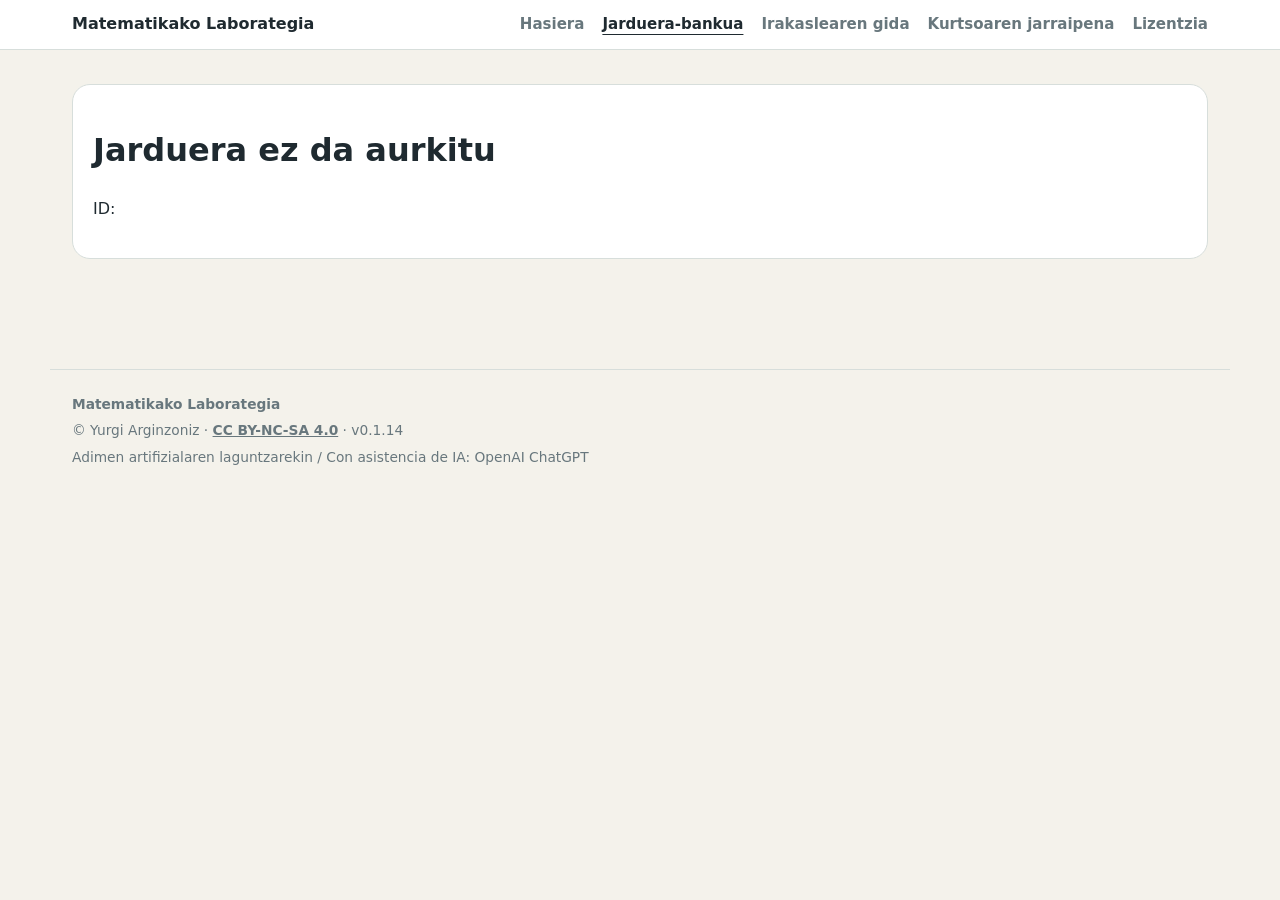
<file: jarduera.html>
<!doctype html><html lang="eu"><head><meta charset="utf-8"><meta name="viewport" content="width=device-width,initial-scale=1">
<title>Jarduera</title><link rel="stylesheet" href="css/style.css"></head><body>
<div id="siteNav"></div><main><div id="activityRoot"></div></main><div id="siteFooter"></div>
<script src="data/actividades.js"></script><script src="data/site-config.js"></script><script src="js/app.js"></script><script>renderActivityPage();</script>
<script>initShell("bank");</script></body></html>
</file>
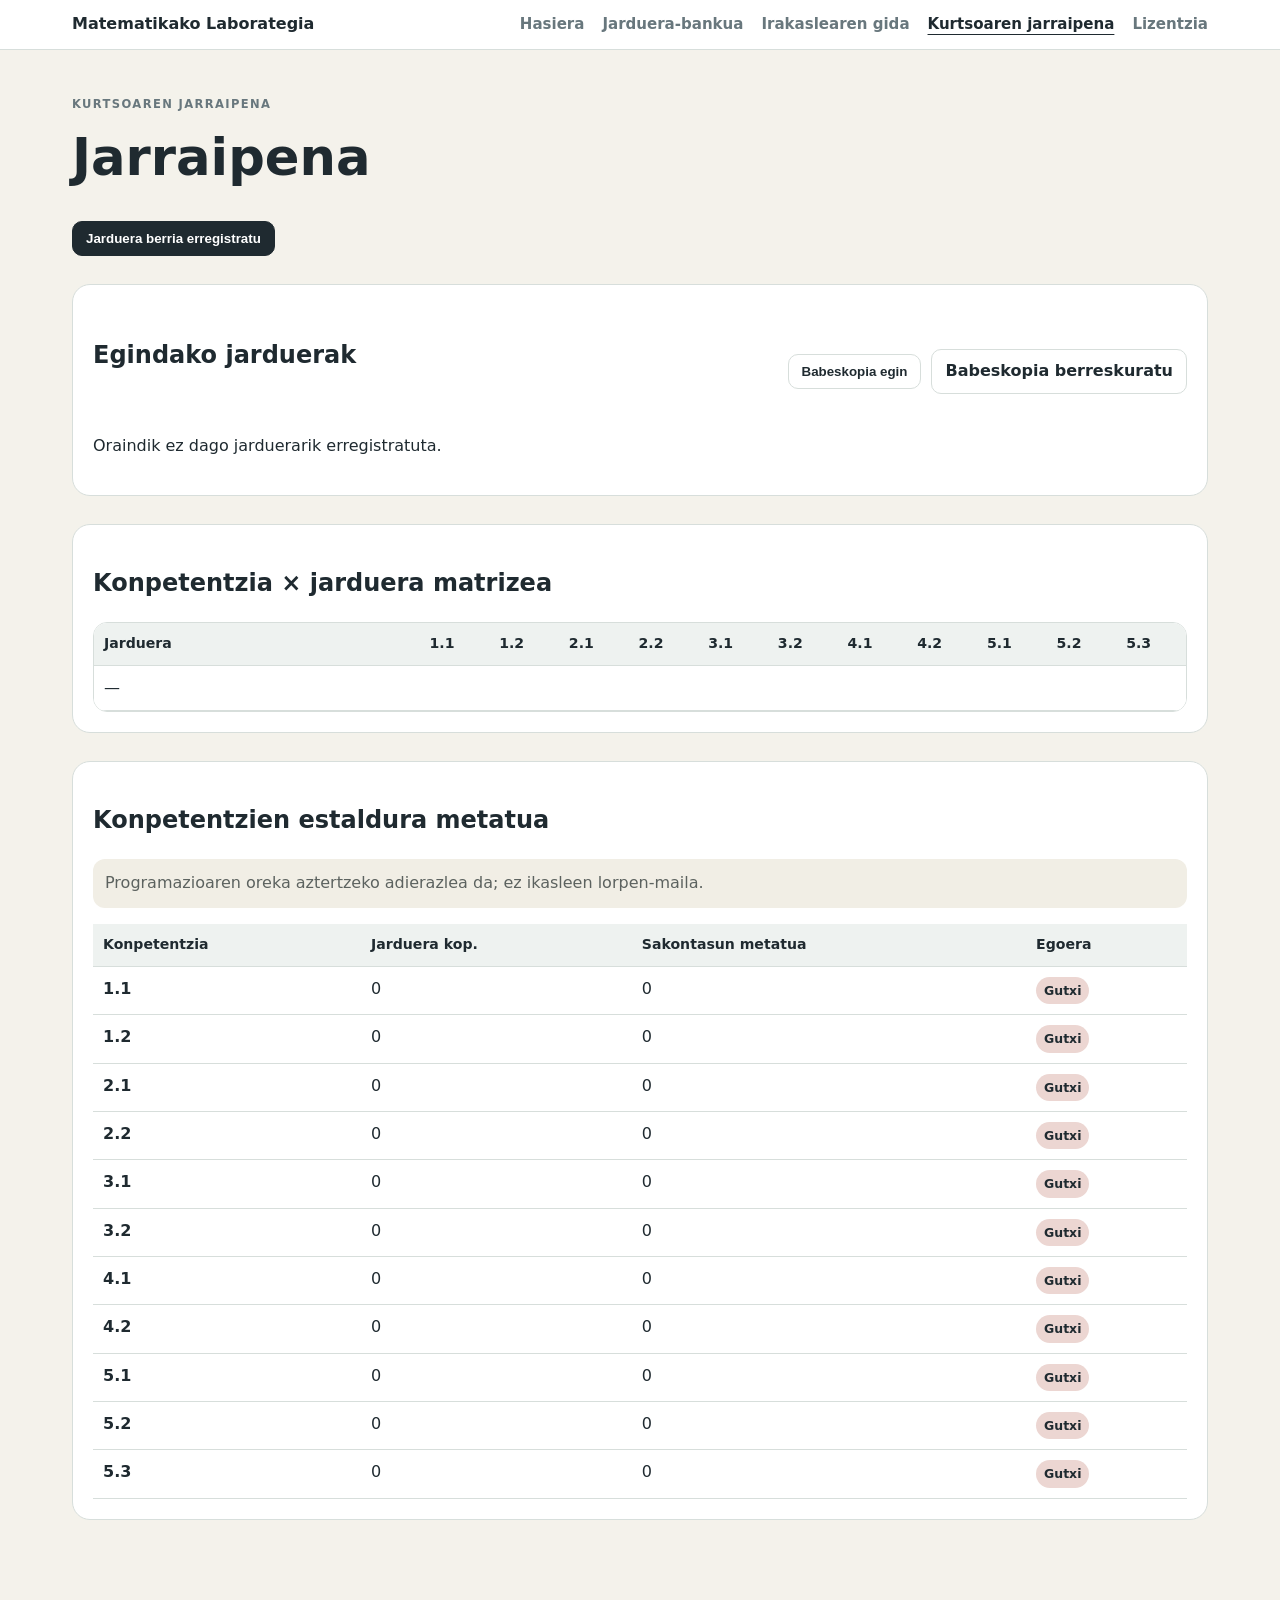
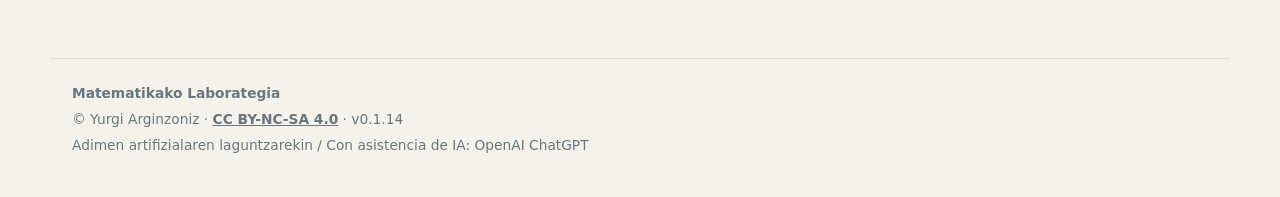
<file: jarraipena.html>
<!doctype html><html lang="eu"><head><meta charset="utf-8"><meta name="viewport" content="width=device-width,initial-scale=1">
<title>Kurtsoaren jarraipena</title><link rel="stylesheet" href="css/style.css"></head><body>
<div id="siteNav"></div><main><div class="page-head"><div><div class="eyebrow">Kurtsoaren jarraipena</div><h1>Jarraipena</h1></div></div><div id="trackingRoot"></div></main><div id="siteFooter"></div>
<script src="data/actividades.js"></script><script src="data/site-config.js"></script><script src="js/app.js"></script><script>renderTrackingPage();</script>
<script>initShell("track");</script></body></html>
</file>
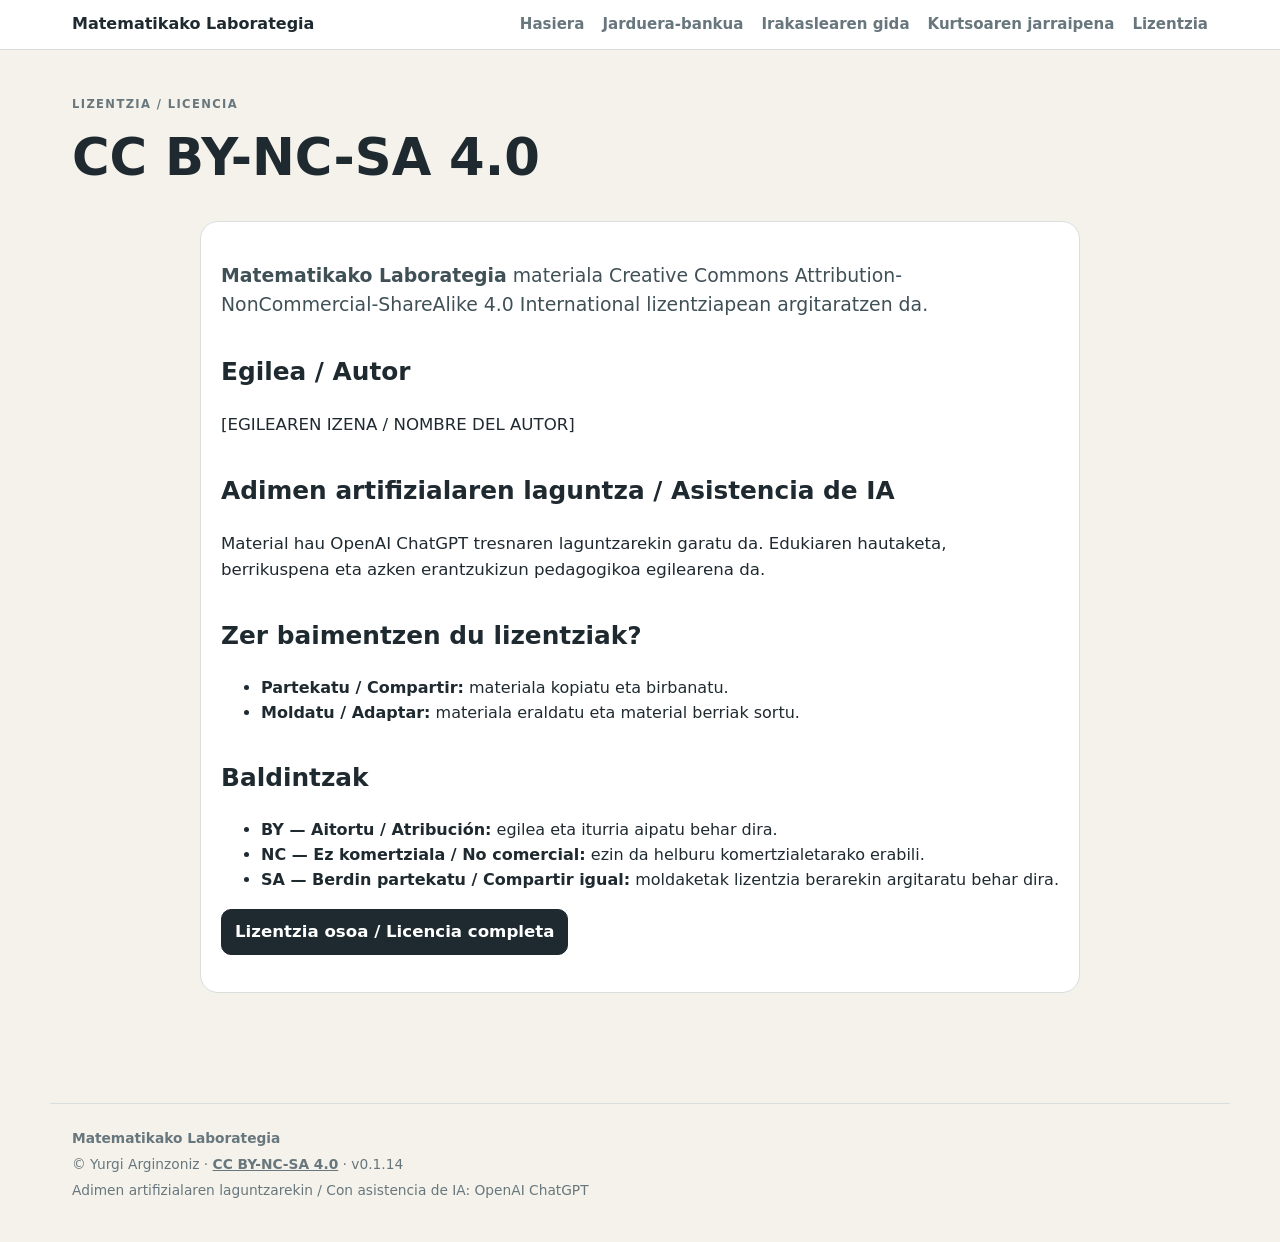
<file: lizentzia.html>
<!doctype html><html lang="eu"><head><meta charset="utf-8"><meta name="viewport" content="width=device-width,initial-scale=1">
<title>Lizentzia</title><link rel="stylesheet" href="css/style.css"></head><body>
<div id="siteNav"></div><main>
<div class="page-head"><div><div class="eyebrow">Lizentzia / Licencia</div><h1>CC BY-NC-SA 4.0</h1></div></div>
<div class="card editorial">
<p class="lead"><strong>Matematikako Laborategia</strong> materiala Creative Commons Attribution-NonCommercial-ShareAlike 4.0 International lizentziapean argitaratzen da.</p>
<h2>Egilea / Autor</h2><p>[EGILEAREN IZENA / NOMBRE DEL AUTOR]</p>
<h2>Adimen artifizialaren laguntza / Asistencia de IA</h2><p>Material hau OpenAI ChatGPT tresnaren laguntzarekin garatu da. Edukiaren hautaketa, berrikuspena eta azken erantzukizun pedagogikoa egilearena da.</p>
<h2>Zer baimentzen du lizentziak?</h2>
<ul><li><strong>Partekatu / Compartir:</strong> materiala kopiatu eta birbanatu.</li><li><strong>Moldatu / Adaptar:</strong> materiala eraldatu eta material berriak sortu.</li></ul>
<h2>Baldintzak</h2>
<ul><li><strong>BY — Aitortu / Atribución:</strong> egilea eta iturria aipatu behar dira.</li><li><strong>NC — Ez komertziala / No comercial:</strong> ezin da helburu komertzialetarako erabili.</li><li><strong>SA — Berdin partekatu / Compartir igual:</strong> moldaketak lizentzia berarekin argitaratu behar dira.</li></ul>
<p><a class="button" href="https://creativecommons.org/licenses/by-nc-sa/4.0/" target="_blank" rel="noopener">Lizentzia osoa / Licencia completa</a></p>
</div></main><div id="siteFooter"></div>
<script src="data/actividades.js"></script><script src="data/site-config.js"></script><script src="js/app.js"></script>
<script>initShell("");</script></body></html>
</file>
<file: css/style.css>
:root{
  --bg:#f4f2eb; --panel:#fff; --ink:#1f2a30; --muted:#68777d; --line:#d7dedb;
  --accent:#425f57; --accent-soft:#dde7e3; --warm:#eee2ca; --bad:#ecd6d2; --max:1180px;
}
*{box-sizing:border-box}
body{margin:0;font-family:Inter,ui-sans-serif,system-ui,-apple-system,"Segoe UI",sans-serif;background:var(--bg);color:var(--ink);line-height:1.55}
a{color:inherit}.topbar{position:sticky;top:0;z-index:10;background:rgba(255,255,255,.96);backdrop-filter:blur(10px);border-bottom:1px solid var(--line)}
.nav{max-width:var(--max);margin:auto;padding:12px 22px;display:flex;align-items:center;gap:18px;flex-wrap:wrap}
.brand{font-weight:800;margin-right:auto;text-decoration:none}.nav a:not(.brand){text-decoration:none;color:var(--muted);font-weight:650;font-size:.94rem}
main{max-width:var(--max);margin:0 auto;padding:34px 22px 70px}.eyebrow{text-transform:uppercase;letter-spacing:.12em;font-size:.72rem;font-weight:800;color:var(--muted)}
.hero{padding:28px 0 20px}.hero h1{font-size:clamp(2.2rem,5vw,4.6rem);line-height:.98;margin:8px 0 16px;max-width:900px}.hero p{max-width:760px;font-size:1.08rem;color:var(--muted)}
.grid{display:grid;grid-template-columns:repeat(12,1fr);gap:18px}.card{background:var(--panel);border:1px solid var(--line);border-radius:18px;padding:20px}
.span-4{grid-column:span 4}.span-8{grid-column:span 8}.span-12{grid-column:span 12}
@media(max-width:800px){.span-4,.span-8{grid-column:span 12}}
.pills{display:flex;gap:8px;flex-wrap:wrap}.pill{border:1px solid var(--line);border-radius:999px;padding:5px 10px;font-size:.78rem;font-weight:700;background:#fff}.pill.type{background:var(--accent-soft)}
.filters{display:flex;gap:10px;flex-wrap:wrap;margin:20px 0}.filters button{border:1px solid var(--line);background:white;border-radius:999px;padding:8px 13px;cursor:pointer;font-weight:700}.filters button.active{background:var(--ink);color:white}
.activity-card h3{font-size:1.25rem;margin:10px 0 6px}.activity-card p{color:var(--muted)}
.button{display:inline-flex;align-items:center;justify-content:center;text-decoration:none;border:1px solid var(--ink);border-radius:10px;padding:9px 13px;font-weight:750;background:var(--ink);color:white;cursor:pointer}.button.secondary{background:white;color:var(--ink);border-color:var(--line)}
.page-head{display:flex;gap:16px;align-items:end;justify-content:space-between;flex-wrap:wrap;padding:12px 0 24px}.page-head h1{font-size:clamp(2rem,4vw,3.4rem);margin:4px 0 0}
.tabs{display:flex;gap:8px;flex-wrap:wrap;border-bottom:1px solid var(--line);padding-bottom:10px;margin-bottom:22px}.tabs button{border:0;background:transparent;padding:8px 11px;border-radius:8px;font-weight:750;color:var(--muted);cursor:pointer}.tabs button.active{background:var(--accent-soft);color:var(--ink)}
.tabpane{display:none}.tabpane.active{display:block}.section{margin:28px 0}
table{width:100%;border-collapse:collapse;background:white}th,td{padding:10px;border-bottom:1px solid var(--line);text-align:left;vertical-align:top}th{background:#eef2f0;font-size:.88rem}
.callout{background:var(--warm);border-radius:14px;padding:16px}.figure{background:white;border:1px solid var(--line);border-radius:16px;padding:16px;text-align:center}.figure img{max-width:520px;width:100%;height:auto}
.print-sheet{background:white;border:1px solid #cfd3d1;border-radius:4px;padding:28px;max-width:760px;margin:auto;color:#1d2326}.print-sheet .line{height:54px;border-bottom:1px solid #aeb6b3;margin-bottom:18px}
.metrics{display:grid;grid-template-columns:repeat(4,1fr);gap:10px;margin:20px 0}.metric{background:#fff;border:1px solid var(--line);border-radius:14px;padding:14px}.metric small{display:block;color:var(--muted);font-weight:700}.metric strong{font-size:1.6rem}
@media(max-width:700px){.metrics{grid-template-columns:1fr 1fr}}
.matrix-wrap{overflow:auto;border:1px solid var(--line);border-radius:14px}.matrix th:first-child,.matrix td:first-child{position:sticky;left:0;background:#fff;z-index:1;min-width:210px}.matrix th:first-child{background:#eef2f0}
.dot{display:inline-flex;gap:2px}.dot i{width:10px;height:10px;border-radius:50%;background:var(--accent);display:inline-block}.none{color:#b7c0bd}
.status{display:inline-block;border-radius:999px;padding:4px 8px;font-size:.78rem;font-weight:800}.ok{background:var(--accent-soft)}.mid{background:var(--warm)}.low{background:var(--bad)}
.note{background:#f1eee5;border-radius:12px;padding:12px;color:#5c625f}
.followup textarea,.followup input,.followup select{width:100%;font:inherit;border:1px solid var(--line);border-radius:10px;padding:10px;background:white}.followup textarea{min-height:100px}.followup label{display:block;font-weight:700;margin:14px 0 6px}
footer{max-width:var(--max);margin:auto;padding:25px 22px 45px;color:var(--muted);font-size:.86rem}
@media print{.topbar,.tabs,.no-print,footer{display:none!important}body{background:#fff}main{padding:0}.tabpane{display:none!important}.tabpane.student{display:block!important}.print-sheet{border:0;padding:0;max-width:none}}

.teacher-sheet{background:white;border:1px solid #cfd3d1;border-radius:10px;padding:24px;max-width:900px;margin:auto}
.teacher-sheet h2{margin-top:1.5rem}
.teacher-sheet h2:first-child{margin-top:0}
.teacher-sheet ul{padding-left:1.2rem}
.print-actions{display:flex;justify-content:flex-end;gap:10px;flex-wrap:wrap;margin-bottom:14px}
@media print{
  body.print-teacher .topbar, body.print-teacher .tabs, body.print-teacher .no-print, body.print-teacher footer{display:none!important}
  body.print-teacher main{padding:0}
  body.print-teacher .tabpane{display:none!important}
  body.print-teacher .tabpane.teacher{display:block!important}
  body.print-teacher .teacher-sheet{border:0;padding:0;max-width:none}
  body.print-student .topbar, body.print-student .tabs, body.print-student .no-print, body.print-student footer{display:none!important}
  body.print-student main{padding:0}
  body.print-student .tabpane{display:none!important}
  body.print-student .tabpane.student{display:block!important}
  body.print-student .print-sheet{border:0;padding:0;max-width:none}
}

.editorial{max-width:880px;margin:0 auto}.editorial p{font-size:1.04rem}.editorial .lead{font-size:1.18rem;color:#405057}.editorial h2{font-size:1.55rem;margin-top:34px}.editorial h3{font-size:1.15rem;margin-top:24px}.example{background:white;border:1px solid var(--line);border-radius:16px;padding:18px;margin:18px 0}.callout.idea{background:var(--accent-soft)}.callout.quote{background:white;border:1px solid var(--line);font-size:1.03rem}.math{font-family:ui-monospace,SFMono-Regular,Menlo,monospace;background:#f3f5f4;border-radius:8px;padding:2px 6px}


/* v0.6 stable additions */
.stable-banner{background:#e8eee9;border:1px solid var(--line);border-radius:14px;padding:12px 14px;margin:0 0 18px}
.bridge-frame{position:absolute;width:1px;height:1px;left:-10000px;top:-10000px;border:0}
.save-state{display:inline-block;margin-left:10px;color:var(--muted);font-weight:700}
.backup-row{display:flex;gap:10px;flex-wrap:wrap;align-items:center}
@media print{
  body.print-teacher .topbar,body.print-teacher .tabs,body.print-teacher .no-print,body.print-teacher footer{display:none!important}
  body.print-teacher main{padding:0}
  body.print-teacher .tabpane{display:none!important}
  body.print-teacher .tabpane.teacher{display:block!important}
  body.print-teacher .teacher-sheet{border:0;padding:0;max-width:none}
  body.print-student .topbar,body.print-student .tabs,body.print-student .no-print,body.print-student footer{display:none!important}
  body.print-student main{padding:0}
  body.print-student .tabpane{display:none!important}
  body.print-student .tabpane.student{display:block!important}
  body.print-student .print-sheet{border:0;padding:0;max-width:none}
}

.site-footer{max-width:1180px;margin:40px auto 0;padding:24px 22px 40px;border-top:1px solid var(--line);color:var(--muted);font-size:.86rem;display:grid;gap:5px}
.site-footer a{font-weight:750}
.nav a.active{color:var(--ink);text-decoration:underline;text-underline-offset:5px}
.activity-list{display:grid;grid-template-columns:repeat(3,1fr);gap:18px}
@media(max-width:900px){.activity-list{grid-template-columns:1fr 1fr}}@media(max-width:620px){.activity-list{grid-template-columns:1fr}}
.mini{border:1px solid var(--line);background:white;border-radius:8px;padding:5px 8px;cursor:pointer}
.save-state{margin-left:12px;color:var(--muted);font-weight:700}
@media print{
 body.print-teacher .topbar,body.print-teacher .tabs,body.print-teacher .no-print,body.print-teacher .site-footer{display:none!important}
 body.print-teacher main{padding:0}
 body.print-teacher .tabpane{display:none!important}
 body.print-teacher #teacher{display:block!important}
 body.print-student .topbar,body.print-student .tabs,body.print-student .no-print,body.print-student .site-footer{display:none!important}
 body.print-student main{padding:0}
 body.print-student .tabpane{display:none!important}
 body.print-student #student{display:block!important}
}

.solution-figure{max-width:620px;margin:18px auto}.solution-figure img,.figure img{max-width:100%;height:auto;display:block;margin:auto}

.summary-table-wrap{overflow-x:auto}
.summary-table{width:100%;border-collapse:collapse;background:var(--card,#fff)}
.summary-table th,.summary-table td{padding:12px 14px;border-bottom:1px solid rgba(0,0,0,.09);vertical-align:top;text-align:left}
.summary-table th{white-space:nowrap;font-weight:700;width:1%}
.summary-table td{min-width:150px}
@media(max-width:720px){.summary-table th,.summary-table td{padding:9px 10px}.summary-table{font-size:.94rem}}

.activity-back{margin:0 0 14px}
.activity-back a{font-weight:750;text-decoration:none}
.activity-back a:hover{text-decoration:underline}
.text-diagram{white-space:pre-wrap;font:inherit;line-height:1.7;margin:0}


/* Irakaslearen gida — editorial layout */
.guide-page{max-width:920px;margin:0 auto}
.guide-header{padding:10px 0 30px;border-bottom:1px solid var(--line)}
.guide-header h1{max-width:820px}
.guide-lead{max-width:780px;font-size:1.18rem;line-height:1.65;color:var(--muted)}
.guide-toc{margin:30px 0 46px;padding:20px 0;border-top:1px solid var(--line);border-bottom:1px solid var(--line)}
.guide-toc strong{display:block;margin-bottom:10px}
.guide-toc ol{columns:2;column-gap:42px;margin:0;padding-left:22px}
.guide-toc li{break-inside:avoid;margin:0 0 7px}
.guide-toc a{text-decoration:none}
.guide-toc a:hover{text-decoration:underline}
.guide-section{padding:38px 0;border-bottom:1px solid var(--line)}
.guide-section:last-child{border-bottom:0}
.guide-section h2{font-size:1.65rem;margin:0 0 18px}
.guide-section h3{font-size:1.15rem;margin:30px 0 10px}
.guide-section p,.guide-section li{line-height:1.7}
.guide-section ul,.guide-section ol{margin-top:10px;margin-bottom:18px}
.guide-highlight{margin:26px 0;padding:18px 20px;border-left:4px solid var(--ink);background:rgba(0,0,0,.035)}
.guide-highlight p{margin:6px 0 0}
.guide-highlight.subtle{border-left-width:3px}
.guide-comparison{overflow-x:auto;margin:24px 0}
.guide-comparison table,.guide-section>table{width:100%}
.guide-flow{display:flex;flex-wrap:wrap;align-items:center;gap:8px 10px;margin:24px 0;padding:18px 0;border-top:1px solid var(--line);border-bottom:1px solid var(--line)}
.guide-flow span{font-weight:700}
.guide-flow b{font-weight:400;color:var(--muted)}
.guide-flow.compact{font-size:.96rem}
.guide-format-grid{display:grid;grid-template-columns:1fr 1fr;gap:0 34px;margin:20px 0 30px}
.guide-format-grid article{padding:22px 0;border-top:1px solid var(--line)}
.guide-format-grid article:nth-child(-n+2){border-top:0}
.guide-format-grid h3{margin:0 0 8px}
.guide-purpose{margin-top:0}
.guide-steps li{margin-bottom:8px}
.guide-phase-list{display:grid;gap:0;margin:20px 0}
.guide-phase-list article{padding:18px 0;border-top:1px solid var(--line)}
.guide-phase-list h3{margin:0 0 6px}
.guide-phase-list p{margin:0}
.guide-compass{margin:24px 0;border-top:1px solid var(--line)}
.guide-compass p{margin:0;padding:15px 0;border-bottom:1px solid var(--line)}
.guide-closing{font-size:1.12rem;font-weight:650;margin-top:30px}
@media(max-width:720px){
  .guide-toc ol{columns:1}
  .guide-format-grid{grid-template-columns:1fr}
  .guide-format-grid article:nth-child(2){border-top:1px solid var(--line)}
}

/* v0.1.10 - activity readability polish (no emoji/icon-font dependency) */
#presentation .editorial,
#teacher .teacher-sheet{max-width:920px}

#presentation .editorial{font-size:1.01rem;line-height:1.72}
#presentation .editorial .lead{
  margin:18px 0 30px;
  padding:18px 20px;
  border-left:4px solid var(--accent);
  border-radius:0 12px 12px 0;
  background:linear-gradient(90deg,var(--accent-soft),rgba(221,231,227,.28));
  color:var(--ink);
  font-size:1.13rem;
}
#presentation .editorial h2,
#teacher .teacher-sheet > h2{
  display:flex;
  align-items:center;
  gap:11px;
  margin-top:38px;
  margin-bottom:14px;
  line-height:1.2;
}
#presentation .editorial h2::before,
#teacher .teacher-sheet > h2::before{
  content:"";
  flex:0 0 7px;
  width:7px;
  height:1.45em;
  border-radius:999px;
  background:var(--accent);
}
#presentation .editorial h2:first-child,
#teacher .teacher-sheet > h2:first-child{margin-top:0}

#presentation .editorial h3,
#teacher .teacher-sheet h3{
  margin-top:26px;
  margin-bottom:8px;
  line-height:1.3;
}
#presentation .editorial p,
#teacher .teacher-sheet p{max-width:78ch}
#presentation .editorial ul,
#teacher .teacher-sheet ul{padding-left:1.25rem}
#presentation .editorial li,
#teacher .teacher-sheet li{margin:.34rem 0}
#presentation .editorial li::marker,
#teacher .teacher-sheet li::marker{color:var(--accent)}

#presentation .example,
#teacher .teacher-sheet .example{
  margin:20px 0;
  padding:18px 20px;
  border:1px solid var(--line);
  border-left:4px solid #a9bbb4;
  border-radius:12px;
  background:#fff;
  box-shadow:none;
}
#presentation .example h3,
#teacher .teacher-sheet .example h3{margin-top:0}

#presentation .callout,
#teacher .teacher-sheet .callout{
  margin:18px 0;
  padding:16px 18px;
  border:1px solid rgba(66,95,87,.18);
  border-left:4px solid var(--accent);
  border-radius:10px;
}
#presentation .callout.quote,
#teacher .teacher-sheet .callout.quote{background:#f8faf9}
#presentation .callout.idea{background:var(--accent-soft)}

#teacher .teacher-sheet{
  padding:30px 32px 36px;
  border-radius:14px;
  line-height:1.68;
}
#teacher .teacher-sheet .timeline{
  counter-reset:activity-step;
  margin:18px 0 28px;
  padding:4px 0 2px;
}
#teacher .teacher-sheet .timeline .step{
  counter-increment:activity-step;
  position:relative;
  margin:0 0 0 20px;
  padding:0 0 24px 34px;
  border-left:2px solid #cbd7d2;
  color:var(--muted);
}
#teacher .teacher-sheet .timeline .step:last-child{
  padding-bottom:2px;
  border-left-color:transparent;
}
#teacher .teacher-sheet .timeline .step::before{
  content:counter(activity-step);
  position:absolute;
  left:-16px;
  top:-2px;
  width:30px;
  height:30px;
  display:grid;
  place-items:center;
  border-radius:50%;
  border:2px solid var(--accent);
  background:#fff;
  color:var(--accent);
  font-weight:800;
  font-size:.82rem;
  line-height:1;
}
#teacher .teacher-sheet .timeline .step strong{
  display:block;
  margin:0 0 5px;
  color:var(--ink);
  font-size:1rem;
}

#teacher .teacher-sheet table,
#presentation .editorial table{
  margin:18px 0 26px;
  border:1px solid var(--line);
  border-collapse:separate;
  border-spacing:0;
  border-radius:12px;
  overflow:hidden;
}
#teacher .teacher-sheet th,
#presentation .editorial th{
  background:#eef3f1;
  color:var(--ink);
  font-size:.84rem;
  letter-spacing:.01em;
}
#teacher .teacher-sheet th,
#teacher .teacher-sheet td,
#presentation .editorial th,
#presentation .editorial td{padding:11px 13px}
#teacher .teacher-sheet tr:last-child td,
#presentation .editorial tr:last-child td{border-bottom:0}

#teacher .teacher-sheet .figure,
#presentation .editorial .figure{
  margin:22px auto;
  border-radius:12px;
  background:#fbfcfb;
}

@media(max-width:720px){
  #teacher .teacher-sheet{padding:22px 18px 28px}
  #presentation .editorial .lead{padding:15px 16px}
  #teacher .teacher-sheet .timeline .step{margin-left:16px;padding-left:28px}
}

@media print{
  #presentation .editorial .lead,
  #presentation .callout,
  #teacher .teacher-sheet .callout,
  #presentation .example,
  #teacher .teacher-sheet .example{background:#fff!important}
  #teacher .teacher-sheet .timeline .step::before{background:#fff!important}
}


/* 0.1.11 — hasiera eta kurtsoaren jarraipena */
.home-hero{max-width:900px}
.home-purpose{max-width:850px;margin-top:16px}
.home-section{margin:42px 0 34px}
.section-heading{display:grid;grid-template-columns:minmax(0,1fr) minmax(280px,.85fr);gap:28px;align-items:end;margin-bottom:20px}
.section-heading h2{margin-bottom:0}
.section-heading p{margin:0;color:var(--muted);line-height:1.55}
.competency-overview{display:grid;grid-template-columns:repeat(2,minmax(0,1fr));gap:0 34px;border-top:1px solid var(--line)}
.competency-overview article{padding:18px 0;border-bottom:1px solid var(--line)}
.competency-overview h3{margin:0 0 7px;font-size:1.03rem}
.competency-overview h3 span{display:inline-block;min-width:38px;margin-right:8px;font-variant-numeric:tabular-nums;color:var(--muted)}
.competency-overview p{margin:0;color:var(--muted);line-height:1.55}
.tracking-actions{margin:0 0 18px}
.tracking-form-card[hidden]{display:none}
.tracking-form-head{display:flex;gap:16px;justify-content:space-between;align-items:center;margin-bottom:14px}
.tracking-form-head h2{margin:0}
.detail-link{text-decoration:none;display:inline-block;white-space:nowrap}
.tracking-detail{max-width:900px;margin:0 auto}
.tracking-detail-title{margin-bottom:18px}
.tracking-detail-title h2{margin-bottom:0}
.tracking-detail-section{padding:22px 0;border-top:1px solid var(--line)}
.tracking-detail-section h3{margin:0 0 8px;font-size:1rem}
.tracking-detail-text{line-height:1.65;white-space:normal}
@media(max-width:760px){
  .section-heading{grid-template-columns:1fr;gap:10px}
  .competency-overview{grid-template-columns:1fr}
}
@media print{
  .tracking-actions,.tracking-form-head .mini{display:none!important}
}

/* v0.1.12 — activity bank filters and format colour coding */
:root{
  --type-erronka:#85591f; --type-erronka-bg:#f4e8d2; --type-erronka-line:#d8bb86;
  --type-ikerketa:#35665d; --type-ikerketa-bg:#e0ece8; --type-ikerketa-line:#a7c8be;
  --type-jolasa:#465f82; --type-jolasa-bg:#e4eaf2; --type-jolasa-line:#afbdd0;
  --type-proiektua:#74536e; --type-proiektua-bg:#eee5ec; --type-proiektua-line:#ccb5c7;
}
.bank-filters{display:flex;align-items:flex-end;gap:24px;flex-wrap:wrap;margin:20px 0 26px;padding:16px 18px;background:rgba(255,255,255,.55);border:1px solid var(--line);border-radius:16px}
.filter-block{min-width:0}.filter-label{display:block;margin:0 0 7px;font-size:.76rem;font-weight:800;letter-spacing:.06em;text-transform:uppercase;color:var(--muted)}
.bank-filters .filters{margin:0}.bank-filters .filters button{transition:background .15s ease,border-color .15s ease,color .15s ease}
.bank-filters .filters button.active{background:var(--ink);border-color:var(--ink);color:#fff}
.bank-filters .filters button.filter-erronka{border-color:var(--type-erronka-line);color:var(--type-erronka)}
.bank-filters .filters button.filter-erronka.active{background:var(--type-erronka);border-color:var(--type-erronka);color:#fff}
.bank-filters .filters button.filter-ikerketa{border-color:var(--type-ikerketa-line);color:var(--type-ikerketa)}
.bank-filters .filters button.filter-ikerketa.active{background:var(--type-ikerketa);border-color:var(--type-ikerketa);color:#fff}
.bank-filters .filters button.filter-jolasa{border-color:var(--type-jolasa-line);color:var(--type-jolasa)}
.bank-filters .filters button.filter-jolasa.active{background:var(--type-jolasa);border-color:var(--type-jolasa);color:#fff}
.bank-filters .filters button.filter-proiektua{border-color:var(--type-proiektua-line);color:var(--type-proiektua)}
.bank-filters .filters button.filter-proiektua.active{background:var(--type-proiektua);border-color:var(--type-proiektua);color:#fff}
.competence-filter{min-width:250px;max-width:360px;width:100%;font:inherit;background:#fff;color:var(--ink);border:1px solid var(--line);border-radius:10px;padding:8px 34px 8px 11px}
.competence-filter-block{flex:1 1 290px;max-width:390px}
.pill.type.type-erronka{background:var(--type-erronka-bg);border-color:var(--type-erronka-line);color:var(--type-erronka)}
.pill.type.type-ikerketa{background:var(--type-ikerketa-bg);border-color:var(--type-ikerketa-line);color:var(--type-ikerketa)}
.pill.type.type-jolasa{background:var(--type-jolasa-bg);border-color:var(--type-jolasa-line);color:var(--type-jolasa)}
.pill.type.type-proiektua{background:var(--type-proiektua-bg);border-color:var(--type-proiektua-line);color:var(--type-proiektua)}
.activity-card{border-left-width:4px}
.activity-card.type-erronka{border-left-color:var(--type-erronka-line)}
.activity-card.type-ikerketa{border-left-color:var(--type-ikerketa-line)}
.activity-card.type-jolasa{border-left-color:var(--type-jolasa-line)}
.activity-card.type-proiektua{border-left-color:var(--type-proiektua-line)}
.activity-card[hidden]{display:none!important}
@media(max-width:650px){.bank-filters{align-items:stretch}.competence-filter-block{max-width:none}.competence-filter{max-width:none}.bank-filters .filters{gap:7px}}
@media print{
  .pill.type.type-erronka,.pill.type.type-ikerketa,.pill.type.type-jolasa,.pill.type.type-proiektua{background:#fff!important;color:#1f2a30!important;border-color:#cfd3d1!important}
}

/* Tracking inline detail: works consistently for local file and hosted use */
.tracking-inline-detail{margin-top:18px}
.tracking-inline-detail[hidden]{display:none}
.tracking-detail-section{padding:18px 0;border-top:1px solid var(--line)}
.tracking-detail-section:first-of-type{margin-top:18px}
.tracking-detail-section h3{margin:0 0 8px;font-size:1rem}
.tracking-detail-text{white-space:normal;line-height:1.65}
</file>
